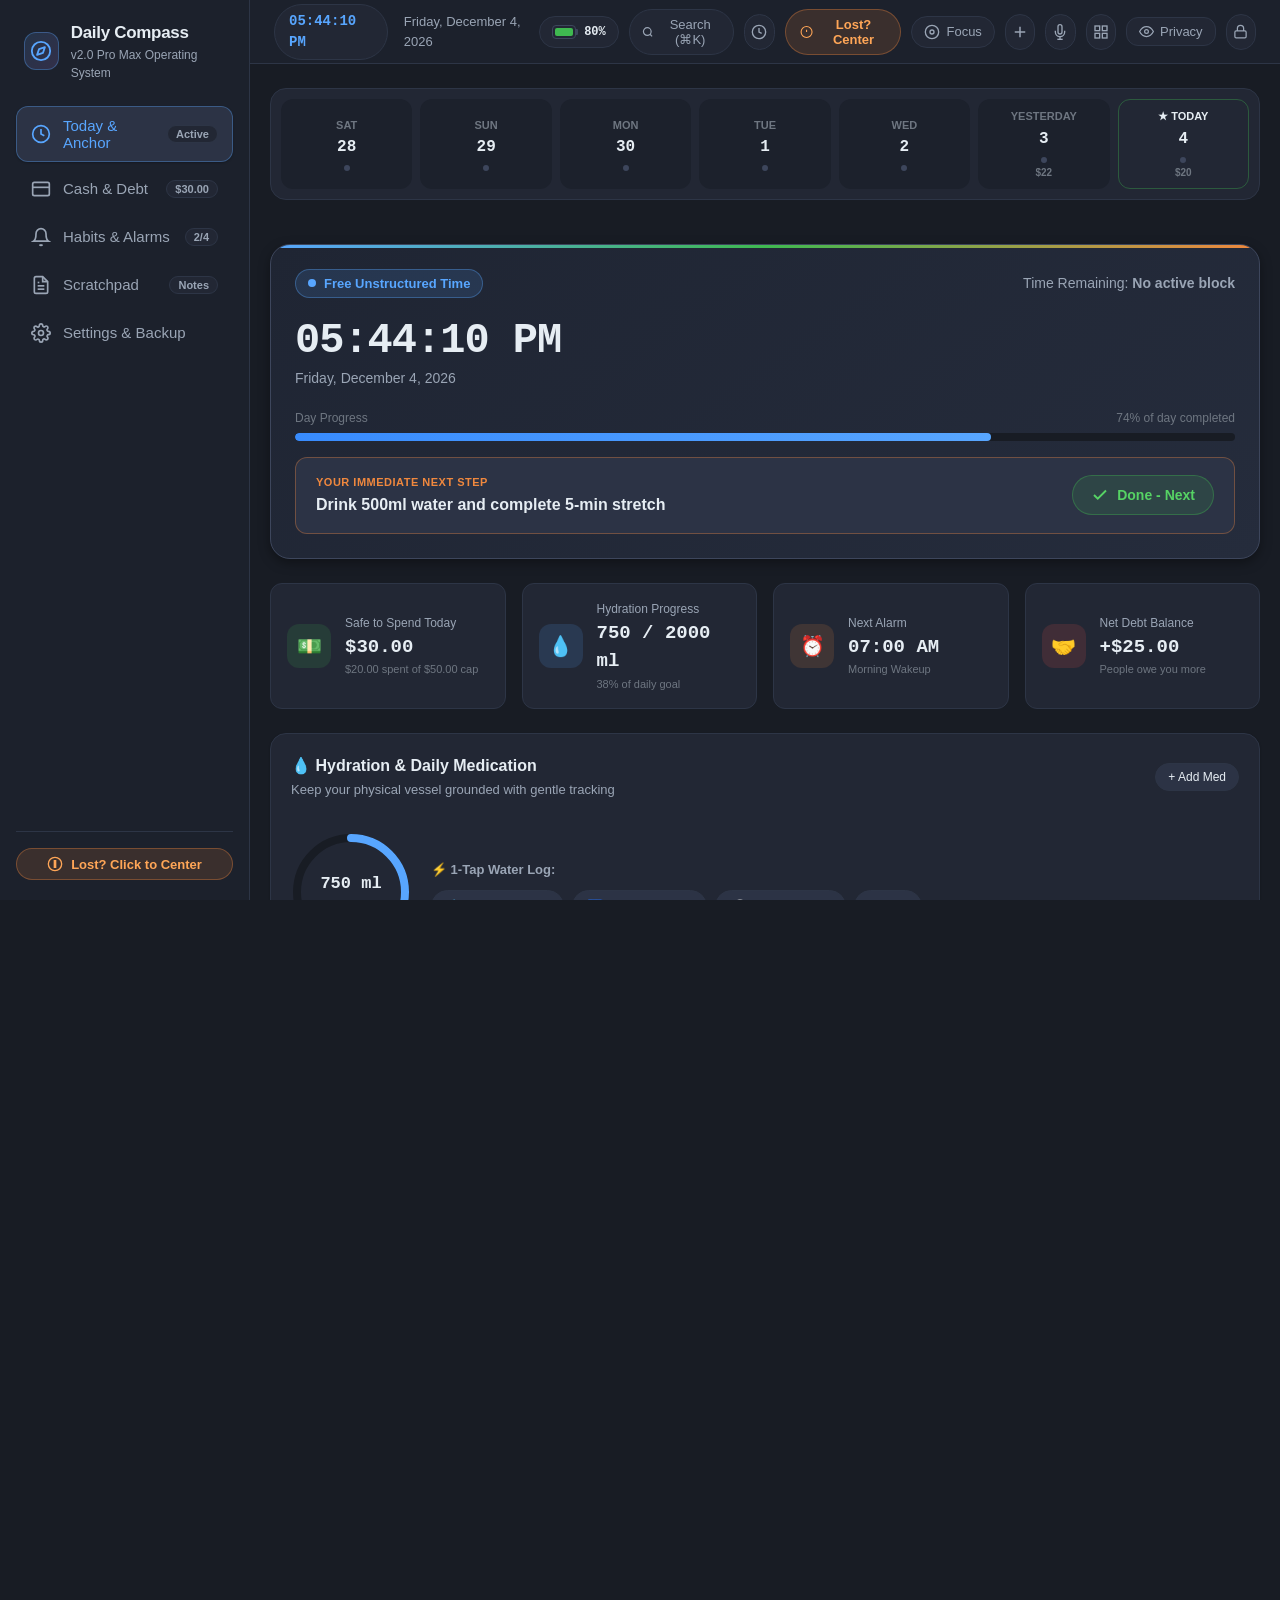
<file: index.html>
<!DOCTYPE html>
<html lang="en">
<head>
  <meta charset="UTF-8">
  <meta name="viewport" content="width=device-width, initial-scale=1.0, maximum-scale=1.0, user-scalable=no">
  <title>Daily Compass — All-in-One Life Tracker</title>
  <meta name="description" content="Calm, eye-friendly all-in-one daily tracker for alarms, cash flow, debt, routines, hydration, meds, and focus grounding.">
  <meta name="theme-color" content="#181c24">
  <meta name="apple-mobile-web-app-capable" content="yes">
  <meta name="apple-mobile-web-app-status-bar-style" content="black-translucent">
  <link rel="manifest" href="manifest.json">
  <link rel="icon" type="image/svg+xml" href="icons/icon.svg">
  <link rel="stylesheet" href="css/styles.css">
</head>
<body>
  <div class="app-container">
    <!-- Desktop Sidebar -->
    <aside class="app-sidebar" id="sidebar">
      <div class="brand-section">
        <div class="brand-icon-wrapper">
          <svg width="22" height="22" viewBox="0 0 24 24" fill="none" stroke="currentColor" stroke-width="2" stroke-linecap="round" stroke-linejoin="round">
            <circle cx="12" cy="12" r="10"></circle>
            <polygon points="16.24 7.76 14.12 14.12 7.76 16.24 9.88 9.88 16.24 7.76"></polygon>
          </svg>
        </div>
        <div>
          <div class="brand-title">Daily Compass</div>
          <div class="brand-subtitle">v2.0 Pro Max Operating System</div>
        </div>
      </div>

      <nav class="nav-menu">
        <button class="nav-item active" data-view="today">
          <svg viewBox="0 0 24 24" fill="none" stroke="currentColor" stroke-width="2"><circle cx="12" cy="12" r="10"/><polyline points="12 6 12 12 16 14"/></svg>
          <span>Today & Anchor</span>
          <span class="nav-badge" id="sidebar-step-badge">Active</span>
        </button>
        <button class="nav-item" data-view="finance">
          <svg viewBox="0 0 24 24" fill="none" stroke="currentColor" stroke-width="2"><rect x="2" y="4" width="20" height="16" rx="2"/><line x1="2" y1="10" x2="22" y2="10"/></svg>
          <span>Cash & Debt</span>
          <span class="nav-badge privacy-sensitive-value" id="sidebar-safe-badge">$34.50</span>
        </button>
        <button class="nav-item" data-view="routines">
          <svg viewBox="0 0 24 24" fill="none" stroke="currentColor" stroke-width="2"><path d="M18 8A6 6 0 0 0 6 8c0 7-3 9-3 9h18s-3-2-3-9"/><path d="M13.73 21a2 2 0 0 1-3.46 0"/></svg>
          <span>Habits & Alarms</span>
          <span class="nav-badge" id="sidebar-habit-badge">5/6</span>
        </button>
        <button class="nav-item" data-view="scratchpad">
          <svg viewBox="0 0 24 24" fill="none" stroke="currentColor" stroke-width="2"><path d="M14 2H6a2 2 0 0 0-2 2v16a2 2 0 0 0 2 2h12a2 2 0 0 0 2-2V8z"/><polyline points="14 2 14 8 20 8"/><line x1="16" y1="13" x2="8" y2="13"/><line x1="16" y1="17" x2="8" y2="17"/><polyline points="10 9 9 9 8 9"/></svg>
          <span>Scratchpad</span>
          <span class="nav-badge" id="sidebar-notes-badge">Notes</span>
        </button>
        <button class="nav-item" data-view="settings">
          <svg viewBox="0 0 24 24" fill="none" stroke="currentColor" stroke-width="2"><circle cx="12" cy="12" r="3"/><path d="M19.4 15a1.65 1.65 0 0 0 .33 1.82l.06.06a2 2 0 0 1 0 2.83 2 2 0 0 1-2.83 0l-.06-.06a1.65 1.65 0 0 0-1.82-.33 1.65 1.65 0 0 0-1 1.51V21a2 2 0 0 1-2 2 2 2 0 0 1-2-2v-.09A1.65 1.65 0 0 0 9 19.4a1.65 1.65 0 0 0-1.82.33l-.06.06a2 2 0 0 1-2.83 0 2 2 0 0 1 0-2.83l.06-.06a1.65 1.65 0 0 0 .33-1.82 1.65 1.65 0 0 0-1.51-1H3a2 2 0 0 1-2-2 2 2 0 0 1 2-2h.09A1.65 1.65 0 0 0 4.6 9a1.65 1.65 0 0 0-.33-1.82l-.06-.06a2 2 0 0 1 0-2.83 2 2 0 0 1 2.83 0l.06.06a1.65 1.65 0 0 0 1.82.33H9a1.65 1.65 0 0 0 1-1.51V3a2 2 0 0 1 2-2 2 2 0 0 1 2 2v.09a1.65 1.65 0 0 0 1 1.51 1.65 1.65 0 0 0 1.82-.33l.06-.06a2 2 0 0 1 2.83 0 2 2 0 0 1 0 2.83l-.06.06a1.65 1.65 0 0 0-.33 1.82V9a1.65 1.65 0 0 0 1.51 1H21a2 2 0 0 1 2 2 2 2 0 0 1-2 2h-.09a1.65 1.65 0 0 0-1.51 1z"/></svg>
          <span>Settings & Backup</span>
        </button>
      </nav>

      <div class="sidebar-footer">
        <button class="btn-grounding" id="btn-sidebar-grounding" style="width: 100%; justify-content: center;">
          <svg width="16" height="16" viewBox="0 0 24 24" fill="none" stroke="currentColor" stroke-width="2"><path d="M12 2a10 10 0 1 0 10 10A10 10 0 0 0 12 2zm1 15h-2v-2h2zm0-4h-2V7h2z"/></svg>
          <span>Lost? Click to Center</span>
        </button>
      </div>
    </aside>

    <!-- Main Content App -->
    <main class="app-main">
      <!-- Persistent Top Header -->
      <header class="top-header">
        <div class="header-left">
          <div class="header-time-pill" id="header-time-clock">--:--:--</div>
          <span class="header-date-text" id="header-date-text">Loading date...</span>
        </div>

        <div class="header-actions">
          <!-- Energy Battery Gauge (Spoon Theory) -->
          <div class="battery-pill battery-level-high" id="header-battery-pill" title="Energy Gauge: Click to cycle (100% -> 60% -> 20%) or Press 'E'">
            <div class="battery-icon-wrap">
              <div class="battery-bar-fill"></div>
            </div>
            <span class="battery-text" id="battery-text-level">80%</span>
            <span class="gentle-badge" id="battery-gentle-badge" style="display: none;">Gentle</span>
          </div>

          <!-- Omnibar Search Trigger -->
          <button class="btn-focus-toggle" id="btn-open-omnibar" title="Quick Omnibar Command Palette (Cmd+K / Ctrl+K)">
            <svg width="14" height="14" viewBox="0 0 24 24" fill="none" stroke="currentColor" stroke-width="2.5"><circle cx="11" cy="11" r="8"/><line x1="21" y1="21" x2="16.65" y2="16.65"/></svg>
            <span>Search (⌘K)</span>
          </button>

          <!-- Focus Sprint & Soundscape Trigger -->
          <button class="btn-icon-action" id="btn-open-sprint" title="Focus Timer & Ambient Soundscapes">
            <svg width="16" height="16" viewBox="0 0 24 24" fill="none" stroke="currentColor" stroke-width="2"><circle cx="12" cy="12" r="10"/><polyline points="12 6 12 12 16 14"/></svg>
          </button>

          <!-- Emergency Grounding Trigger -->
          <button class="btn-grounding" id="btn-header-grounding" title="Feeling lost or overwhelmed? Click for instant calm and re-centering">
            <svg width="16" height="16" viewBox="0 0 24 24" fill="none" stroke="currentColor" stroke-width="2"><circle cx="12" cy="12" r="10"/><path d="M12 8v4"/><path d="M12 16h.01"/></svg>
            <span>Lost? Center</span>
          </button>

          <!-- Focus Mode Toggle -->
          <button class="btn-focus-toggle" id="btn-focus-toggle" title="Toggle Focus Mode (Press 'F')">
            <svg width="16" height="16" viewBox="0 0 24 24" fill="none" stroke="currentColor" stroke-width="2"><circle cx="12" cy="12" r="10"/><circle cx="12" cy="12" r="3"/></svg>
            <span id="focus-toggle-label">Focus</span>
          </button>

          <!-- Quick Capture Note Button -->
          <button class="btn-icon-action" id="btn-quick-note" title="Quick Brain Dump Note (Alt+N)">
            <svg width="18" height="18" viewBox="0 0 24 24" fill="none" stroke="currentColor" stroke-width="2"><line x1="12" y1="5" x2="12" y2="19"/><line x1="5" y1="12" x2="19" y2="12"/></svg>
          </button>

          <!-- Voice Scratchpad Dictation Button -->
          <button class="btn-icon-action" id="btn-header-voice" title="Voice Scratchpad: Speak your thought with auto-tagging (Alt+V)">
            <svg width="16" height="16" viewBox="0 0 24 24" fill="none" stroke="currentColor" stroke-width="2"><path d="M12 1a3 3 0 0 0-3 3v8a3 3 0 0 0 6 0V4a3 3 0 0 0-3-3z"/><path d="M19 10v2a7 7 0 0 1-14 0v-2"/><line x1="12" y1="19" x2="12" y2="23"/><line x1="8" y1="23" x2="16" y2="23"/></svg>
          </button>

          <!-- Life-Setup Templates Modal Trigger -->
          <button class="btn-icon-action" id="btn-header-templates" title="Starter Cockpits & Life Templates (ADHD, Remote Work, Recovery)">
            <svg width="16" height="16" viewBox="0 0 24 24" fill="none" stroke="currentColor" stroke-width="2"><rect x="3" y="3" width="7" height="7"/><rect x="14" y="3" width="7" height="7"/><rect x="14" y="14" width="7" height="7"/><rect x="3" y="14" width="7" height="7"/></svg>
          </button>

          <!-- Peek Privacy (Balance Masking) Toggle -->
          <button class="btn-privacy-toggle" id="btn-peek-privacy" title="Peek Privacy: Blur balances & private notes (Alt+P or Alt+M)">
            <svg width="15" height="15" viewBox="0 0 24 24" fill="none" stroke="currentColor" stroke-width="2"><path d="M1 12s4-8 11-8 11 8 11 8-4 8-11 8-11-8-11-8z"/><circle cx="12" cy="12" r="3"/><line id="privacy-slash-line" x1="2" y1="2" x2="22" y2="22" stroke="currentColor" stroke-width="2" style="display: none;"/></svg>
            <span id="privacy-toggle-label">Privacy</span>
          </button>

          <!-- Vault Lock Screen Trigger -->
          <button class="btn-icon-action" id="btn-vault-lock" title="Vault Lock: Secure financial & personal data with PIN">
            <svg width="15" height="15" viewBox="0 0 24 24" fill="none" stroke="currentColor" stroke-width="2"><rect x="3" y="11" width="18" height="11" rx="2" ry="2"/><path d="M7 11V7a5 5 0 0 1 10 0v4"/></svg>
          </button>
        </div>
      </header>

      <div class="content-wrapper">
        <!-- Gentle Mode Banner -->
        <div class="gentle-mode-banner" id="gentle-mode-banner">
          <span>🌿 <strong>Gentle Mode Active:</strong> Energy is low. High-pressure demands are softened. Hydrate and rest.</span>
          <button class="btn-secondary" id="btn-exit-gentle" style="padding: 4px 10px; font-size: 11px;">Dismiss</button>
        </div>

        <!-- Exit Focus Mode Banner (Shown only in Focus Mode) -->
        <div class="focus-exit-banner" id="focus-exit-banner">
          <span>🎯 <strong>Focus Mode Active:</strong> Peripheral clutter hidden. Doing one thing at a time.</span>
          <button class="btn-secondary" id="btn-exit-focus" style="padding: 6px 14px; font-size: 12px;">Exit Focus (Esc)</button>
        </div>

        <!-- =================================================================
             VIEW 1: TODAY & THE CURRENT FOCUS ANCHOR ("Where Am I Now?")
             ================================================================= -->
        <section class="view-section active" id="view-today">
          <!-- Retrospective Day Inspection Banner -->
          <div class="retro-inspection-banner" id="retro-inspection-banner">
            <span>📅 <strong>Historical View:</strong> Inspecting <span id="retro-inspected-date-label">Yesterday</span>. Habit logs and telemetry are historical.</span>
            <button class="btn-secondary" id="btn-return-today" style="padding: 4px 12px; font-size: 11px;">Return to Today ↺</button>
          </div>

          <!-- 7-Day Rolling Chrono-Strip Runway -->
          <div class="chrono-strip-wrapper" id="chrono-strip-wrapper">
            <div class="chrono-strip-container" id="chrono-strip-days">
              <!-- Dynamically populated 7 rolling day chips -->
            </div>
          </div>

          <!-- The Master Anchor Hero Card -->
          <div class="anchor-hero-card">
            <div class="anchor-top-bar">
              <div class="anchor-status-chip">
                <span class="pulse-dot"></span>
                <span id="anchor-routine-chip">Routine: Morning Anchor</span>
              </div>
              <div class="anchor-routine-banner">
                Time Remaining: <strong id="anchor-time-remaining">42 mins</strong>
              </div>
            </div>

            <div class="anchor-time-block">
              <div class="hero-clock" id="hero-master-clock">08:15 AM</div>
              <div class="hero-date" id="hero-master-date">Thursday, November 5, 2026</div>
            </div>

            <!-- Day Progress Track -->
            <div class="day-progress-container">
              <div class="day-progress-header">
                <span>Day Progress</span>
                <span id="day-progress-percent">34% of day completed</span>
              </div>
              <div class="progress-track">
                <div class="progress-fill fill-sky" id="day-progress-bar" style="width: 34%;"></div>
              </div>
            </div>

            <!-- Single Immediate Action Step (Anti-Overwhelm Superpower) -->
            <div class="immediate-action-box">
              <div class="immediate-action-content">
                <div class="immediate-action-label">Your Immediate Next Step</div>
                <div class="immediate-action-text" id="anchor-immediate-task">Drink 500ml water and complete 5-min stretch</div>
              </div>
              <button class="btn-complete-step" id="btn-complete-immediate-step">
                <svg width="18" height="18" viewBox="0 0 24 24" fill="none" stroke="currentColor" stroke-width="2.5"><polyline points="20 6 9 17 4 12"/></svg>
                <span>Done - Next</span>
              </button>
            </div>
          </div>

          <!-- Quick Metrics Row -->
          <div class="quick-metrics-grid">
            <div class="metric-card">
              <div class="metric-icon-box" style="background: var(--accent-sage-bg); color: var(--accent-sage);">💵</div>
              <div class="metric-info">
                <div class="metric-label">Safe to Spend Today</div>
                <div class="metric-value privacy-sensitive-value" id="metric-safe-spend">$34.50</div>
                <div class="metric-sub privacy-sensitive-value" id="metric-spent-today">$15.50 spent of $50 cap</div>
              </div>
            </div>

            <div class="metric-card">
              <div class="metric-icon-box" style="background: var(--accent-sky-bg); color: var(--accent-sky);">💧</div>
              <div class="metric-info">
                <div class="metric-label">Hydration Progress</div>
                <div class="metric-value" id="metric-water-ratio">750 / 2000 ml</div>
                <div class="metric-sub" id="metric-water-sub">38% of daily goal</div>
              </div>
            </div>

            <div class="metric-card">
              <div class="metric-icon-box" style="background: var(--accent-amber-bg); color: var(--accent-amber);">⏰</div>
              <div class="metric-info">
                <div class="metric-label">Next Alarm</div>
                <div class="metric-value" id="metric-next-alarm">09:00 AM</div>
                <div class="metric-sub" id="metric-next-alarm-label">Deep Work Block</div>
              </div>
            </div>

            <div class="metric-card">
              <div class="metric-icon-box" style="background: var(--accent-rose-bg); color: var(--accent-rose);">🤝</div>
              <div class="metric-info">
                <div class="metric-label">Net Debt Balance</div>
                <div class="metric-value privacy-sensitive-value" id="metric-net-debt">+$25.00</div>
                <div class="metric-sub">People owe you more</div>
              </div>
            </div>
          </div>

          <!-- Hydration Ring & Medication Checklist Card -->
          <div class="card">
            <div class="card-header">
              <div>
                <div class="card-title">💧 Hydration & Daily Medication</div>
                <div class="card-subtitle">Keep your physical vessel grounded with gentle tracking</div>
              </div>
              <button class="btn-secondary" id="btn-open-add-med" style="padding: 6px 12px; font-size: 12px;">+ Add Med</button>
            </div>

            <div class="hydration-section">
              <!-- Circular SVG Water Meter -->
              <div class="hydration-circle-box">
                <svg class="hydration-circle-svg" viewBox="0 0 120 120">
                  <circle class="hydration-circle-bg" cx="60" cy="60" r="54" />
                  <circle class="hydration-circle-bar" id="water-progress-circle" cx="60" cy="60" r="54" />
                </svg>
                <div class="hydration-center-text">
                  <div class="hydration-val" id="water-display-ml">750 ml</div>
                  <div class="hydration-sub" id="water-display-target">/ 2000 ml</div>
                </div>
              </div>

              <!-- Quick Water Tap Controls -->
              <div class="hydration-controls">
                <div style="font-size: 13px; font-weight: 600; color: var(--text-secondary);">⚡ 1-Tap Water Log:</div>
                <div class="hydration-pills-row">
                  <button class="btn-water-pill" id="btn-water-250">💧 +250ml Glass</button>
                  <button class="btn-water-pill" id="btn-water-500">🚰 +500ml Bottle</button>
                  <button class="btn-water-pill" id="btn-water-750">🍶 +750ml Flask</button>
                  <button class="btn-secondary" id="btn-water-undo" style="padding: 6px 12px; font-size: 12px;">↶ Undo</button>
                </div>
              </div>
            </div>

            <!-- Medication Checklist -->
            <div style="margin-top: 16px; border-top: 1px solid var(--border-subtle); padding-top: 16px;">
              <div style="font-size: 13px; font-weight: 600; color: var(--text-secondary); margin-bottom: 10px;">💊 Today's Medication & Supplements:</div>
              <div class="med-list" id="medications-list-container">
                <!-- Dynamically populated -->
              </div>
            </div>
          </div>

          <!-- Routine Blocks Stream with Schedule Quick-Shift Bar -->
          <div class="card">
            <div class="card-header">
              <div>
                <div class="card-title">
                  <svg width="18" height="18" viewBox="0 0 24 24" fill="none" stroke="currentColor" stroke-width="2"><circle cx="12" cy="12" r="10"/><polyline points="12 6 12 12 14 10"/></svg>
                  <span>Today's Routine Stream</span>
                </div>
                <div class="card-subtitle">Natural daily blocks with one-tap schedule elastic quick-shifting</div>
              </div>
              <button class="btn-primary" id="btn-open-add-routine" style="padding: 6px 14px; font-size: 13px;">+ Add Block</button>
            </div>

            <!-- Schedule Quick-Shift Bar (Anti-Derailment Superpower) -->
            <div class="schedule-shift-bar">
              <div style="font-size: 13px; color: var(--text-secondary); font-weight: 500;">
                ⏳ Running late or delayed? Shift remaining routine blocks:
              </div>
              <div class="shift-pills-group">
                <button class="btn-shift-pill" id="btn-shift-15">+15 mins</button>
                <button class="btn-shift-pill" id="btn-shift-30">+30 mins</button>
                <button class="btn-shift-pill" id="btn-shift-60">+1 hour</button>
                <button class="btn-shift-pill" id="btn-snap-now" style="color: var(--accent-amber);">⚡ Snap to Now</button>
              </div>
            </div>

            <div class="timeline-stream" id="today-routine-stream">
              <!-- Dynamically populated from routines store -->
            </div>
          </div>
        </section>

        <!-- =================================================================
             VIEW 2: CASH FLOW, RECURRING BILLS & DEBT TRACKER
             ================================================================= -->
        <section class="view-section" id="view-finance">
          <!-- Daily Budget Hero Card -->
          <div class="budget-hero">
            <div class="card-header">
              <div>
                <div class="card-title">Daily Cash Compass</div>
                <div class="card-subtitle">Gentle daily spending discipline without complex spreadsheets</div>
              </div>
              <button class="btn-primary" id="btn-open-add-tx" style="padding: 8px 16px; font-size: 13px;">+ Log Expense / Income</button>
            </div>

            <div class="budget-stats-row">
              <div class="budget-stat-item">
                <span class="budget-stat-label">Daily Budget Limit</span>
                <span class="budget-stat-num" id="stat-daily-limit">$50.00</span>
              </div>
              <div class="budget-stat-item">
                <span class="budget-stat-label">Spent Today</span>
                <span class="budget-stat-num" style="color: var(--accent-rose-soft);" id="stat-today-spent">$15.50</span>
              </div>
              <div class="budget-stat-item">
                <span class="budget-stat-label">Safe-to-Spend Left</span>
                <span class="budget-stat-num" style="color: var(--accent-sage-soft);" id="stat-safe-left">$34.50</span>
              </div>
            </div>

            <!-- Spending Progress Bar -->
            <div class="progress-track">
              <div class="progress-fill fill-sage" id="budget-progress-fill" style="width: 31%;"></div>
            </div>

            <!-- Quick Tap Expense Pills -->
            <div class="quick-tap-section">
              <div class="quick-tap-title">⚡ 1-Tap Quick Expense Log:</div>
              <div class="quick-tap-pills" id="quick-expense-pills">
                <button class="pill-expense" data-amt="2.50" data-cat="Coffee" data-icon="☕">☕ $2.50 Coffee</button>
                <button class="pill-expense" data-amt="5.00" data-cat="Transit" data-icon="🚌">🚌 $5.00 Transit</button>
                <button class="pill-expense" data-amt="12.00" data-cat="Food" data-icon="🍔">🍔 $12.00 Meal</button>
                <button class="pill-expense" data-amt="20.00" data-cat="Groceries" data-icon="🛒">🛒 $20.00 Groceries</button>
                <button class="pill-expense" data-amt="7.50" data-cat="Snack" data-icon="🥪">🥪 $7.50 Snack</button>
              </div>
            </div>
          </div>

          <!-- Recurring Subscriptions & Monthly Buffer Projection -->
          <div class="card">
            <div class="card-header">
              <div>
                <div class="card-title">📅 Recurring Subscriptions & Month Buffer</div>
                <div class="card-subtitle">Keep bills under control and forecast your cash buffer at month-end</div>
              </div>
              <button class="btn-primary" id="btn-open-add-sub" style="padding: 6px 14px; font-size: 12px;">+ Add Subscription</button>
            </div>

            <!-- Buffer Gauge Card -->
            <div class="buffer-gauge-card" id="buffer-gauge-card">
              <div style="display: flex; justify-content: space-between; align-items: baseline;">
                <span style="font-size: 13px; font-weight: 600; color: var(--text-secondary);">End-of-Month Projected Cash Buffer:</span>
                <span style="font-family: var(--font-mono); font-size: 20px; font-weight: 700;" id="buffer-forecast-val">+$185.00</span>
              </div>
              <div style="font-size: 12px; color: var(--text-muted);" id="buffer-forecast-desc">
                Comfort zone: At current spending, you will finish the month with a healthy surplus.
              </div>
            </div>

            <div style="margin-top: 16px;">
              <div style="font-size: 13px; font-weight: 600; color: var(--text-secondary); margin-bottom: 10px;">Active Subscriptions:</div>
              <div class="sub-grid" id="subscriptions-list-grid">
                <!-- Dynamically populated -->
              </div>
            </div>
          </div>

          <!-- Expense Category Breakdown (Pure SVG Donut & Bars) -->
          <div class="card">
            <div class="card-header">
              <div class="card-title">📊 Spending Category Breakdown</div>
              <div class="card-subtitle">Zero external charting libraries. 100% accessible pure SVG.</div>
            </div>
            <div class="chart-container-flex">
              <div class="chart-svg-box">
                <svg id="svg-category-donut" viewBox="0 0 160 160" width="100%" height="100%">
                  <!-- Rendered dynamically -->
                </svg>
              </div>
              <div class="chart-legend-list" id="category-legend-list">
                <!-- Rendered dynamically -->
              </div>
            </div>
          </div>

          <!-- Cash Transactions Ledger -->
          <div class="card">
            <div class="card-header">
              <div class="card-title">Recent Cash Transactions</div>
              <div style="display: flex; gap: 8px;">
                <button class="btn-secondary active" id="filter-tx-all" style="padding: 4px 12px; font-size: 12px;">All</button>
                <button class="btn-secondary" id="filter-tx-expense" style="padding: 4px 12px; font-size: 12px;">Expenses</button>
                <button class="btn-secondary" id="filter-tx-income" style="padding: 4px 12px; font-size: 12px;">Income</button>
              </div>
            </div>
            <div class="tx-list" id="transactions-list">
              <!-- Rendered dynamically -->
            </div>
          </div>

          <!-- Debt & Credit Section ("Who Owes Who?") -->
          <div class="card">
            <div class="card-header">
              <div>
                <div class="card-title">Debt & Credit Ledger ("Who Owes Who?")</div>
                <div class="card-subtitle">Keep peace of mind with friends, family, and bills</div>
              </div>
              <button class="btn-primary" id="btn-open-add-debt" style="padding: 8px 16px; font-size: 13px;">+ Add Record</button>
            </div>

            <!-- Debt Tabs -->
            <div class="debt-tabs">
              <button class="debt-tab active" data-debt-type="they_owe_me" id="tab-debt-lent">They Owe Me (Lent)</button>
              <button class="debt-tab" data-debt-type="i_owe_them" id="tab-debt-borrowed">I Owe Them (Borrowed)</button>
            </div>

            <!-- Debt Summary -->
            <div class="debt-summary-card">
              <div>
                <div class="metric-label">Total Lent to Others</div>
                <div class="metric-value" style="color: var(--accent-sage-soft);" id="summary-total-lent">$65.00</div>
              </div>
              <div>
                <div class="metric-label">Total You Owe</div>
                <div class="metric-value" style="color: var(--accent-rose-soft);" id="summary-total-borrowed">$40.00</div>
              </div>
              <div>
                <div class="metric-label">Net Balance</div>
                <div class="metric-value" style="color: var(--accent-sky);" id="summary-net-debt">+$25.00</div>
              </div>
            </div>

            <!-- Debt Grid -->
            <div class="debt-grid" id="debt-cards-grid">
              <!-- Rendered dynamically -->
            </div>
          </div>
        </section>

        <!-- =================================================================
             VIEW 3: HABITS, ALARMS & WEEKLY CONSISTENCY
             ================================================================= -->
        <section class="view-section" id="view-routines">
          <!-- Weekly Consistency Heatmap (Pure SVG / HTML) -->
          <div class="card">
            <div class="card-header">
              <div>
                <div class="card-title">🔥 7-Day Consistency Heatmap</div>
                <div class="card-subtitle">Non-punitive weekly visual momentum with Streak-Shield protection</div>
              </div>
            </div>
            <div class="heatmap-container" id="weekly-heatmap-container">
              <!-- Rendered dynamically -->
            </div>
          </div>

          <!-- Daily Habits Section -->
          <div class="card">
            <div class="card-header">
              <div>
                <div class="card-title">Daily Habits & Micro-Checklist</div>
                <div class="card-subtitle">Gentle streaks with streak-shields. No shame for missed days.</div>
              </div>
              <button class="btn-primary" id="btn-open-add-habit" style="padding: 8px 16px; font-size: 13px;">+ New Habit</button>
            </div>
            <div class="habit-grid" id="habits-list-grid">
              <!-- Rendered dynamically -->
            </div>
          </div>

          <!-- Alarms Section -->
          <div class="card">
            <div class="card-header">
              <div>
                <div class="card-title">Alarms & Gentle Chimes</div>
                <div class="card-subtitle">Synthesized Web Audio (432Hz Zen Bowl, Triad, Bell). Zero external audio files.</div>
              </div>
              <button class="btn-primary" id="btn-open-add-alarm" style="padding: 8px 16px; font-size: 13px;">+ New Alarm</button>
            </div>
            <div class="alarm-list" id="alarms-list-container">
              <!-- Rendered dynamically -->
            </div>
          </div>
        </section>

        <!-- =================================================================
             VIEW 4: SCRATCHPAD / BRAIN DUMP
             ================================================================= -->
        <section class="view-section" id="view-scratchpad">
          <div class="scratchpad-quick-box">
            <textarea class="scratchpad-textarea" id="scratchpad-input" placeholder="Got a random thought, task, or thing to buy? Type it here so you don't lose it..."></textarea>
            <div class="scratchpad-footer">
              <div class="form-group" style="flex-direction: row; align-items: center; gap: 8px;">
                <span class="form-label">Tag:</span>
                <select class="form-select" id="scratchpad-tag-select" style="padding: 6px 12px; font-size: 13px;">
                  <option value="To-Do">To-Do</option>
                  <option value="Idea">Idea</option>
                  <option value="To-Buy">To-Buy</option>
                  <option value="Thought">Thought</option>
                  <option value="Later">Later</option>
                </select>
              </div>
              <div style="display: flex; gap: 8px;">
                <button type="button" class="btn-voice-dictation" id="btn-scratch-voice" title="Speak thought (Alt+V)">
                  <span>🎙️</span>
                  <span id="voice-btn-label">Speak</span>
                </button>
                <button class="btn-primary" id="btn-save-scratchpad" style="padding: 8px 18px; font-size: 13px;">Save Thought</button>
              </div>
            </div>
            <!-- Live Voice Transcript Banner -->
            <div class="voice-transcript-banner" id="voice-transcript-banner">
              <span id="voice-transcript-text">Listening... speak your thought...</span>
              <button class="btn-secondary" id="btn-voice-cancel" style="padding: 2px 8px; font-size: 11px;">Stop</button>
            </div>
          </div>

          <!-- Scratchpad Export & Actions Bar -->
          <div style="display: flex; justify-content: space-between; align-items: center; margin-bottom: 12px; flex-wrap: wrap; gap: 8px;">
            <div style="font-size: 13px; color: var(--text-secondary); font-weight: 500;">
              Export daily summaries or download structured logs:
            </div>
            <div style="display: flex; gap: 8px;">
              <button class="btn-secondary" id="btn-open-journal-export" style="padding: 6px 14px; font-size: 13px;">📥 Export Journal (.md)</button>
              <button class="btn-secondary" id="btn-export-csv-direct" style="padding: 6px 14px; font-size: 13px;">📊 Export Ledger (.csv)</button>
            </div>
          </div>

          <!-- Tag Filters -->
          <div class="scratch-tags-filter" id="scratch-tag-filters">
            <button class="tag-filter-pill active" data-tag="All">All Notes</button>
            <button class="tag-filter-pill" data-tag="To-Do">To-Do</button>
            <button class="tag-filter-pill" data-tag="Idea">Idea</button>
            <button class="tag-filter-pill" data-tag="To-Buy">To-Buy</button>
            <button class="tag-filter-pill" data-tag="Thought">Thought</button>
            <button class="tag-filter-pill" data-tag="Later">Later</button>
          </div>

          <!-- Notes Grid -->
          <div class="scratchpad-grid" id="scratchpad-notes-grid">
            <!-- Rendered dynamically -->
          </div>
        </section>

        <!-- =================================================================
             VIEW 5: SETTINGS, RECOVERY & BACKUP
             ================================================================= -->
        <section class="view-section" id="view-settings">
          <div class="card">
            <div class="card-header">
              <div class="card-title">Preferences & Ergonomics</div>
            </div>

            <div style="display: grid; grid-template-columns: repeat(auto-fit, minmax(240px, 1fr)); gap: 16px;">
              <div class="form-group">
                <label class="form-label">Currency Symbol</label>
                <select class="form-select" id="pref-currency">
                  <option value="$">USD ($)</option>
                  <option value="₱">PHP (₱)</option>
                  <option value="€">EUR (€)</option>
                  <option value="£">GBP (£)</option>
                  <option value="¥">JPY (¥)</option>
                  <option value="C$">CAD (C$)</option>
                  <option value="A$">AUD (A$)</option>
                </select>
              </div>

              <div class="form-group">
                <label class="form-label">Time Clock Format</label>
                <select class="form-select" id="pref-time-format">
                  <option value="12h">12-Hour (AM / PM)</option>
                  <option value="24h">24-Hour (Military / European)</option>
                </select>
              </div>

              <div class="form-group">
                <label class="form-label">Daily Budget Cap</label>
                <input type="number" step="1" min="1" class="form-input" id="pref-budget-cap" value="50">
              </div>

              <div class="form-group">
                <label class="form-label">Daily Water Goal (ml)</label>
                <input type="number" step="100" min="500" max="6000" class="form-input" id="pref-water-goal" value="2000">
              </div>

              <div class="form-group">
                <label class="form-label">Default Alarm Chime</label>
                <select class="form-select" id="pref-sound-preset">
                  <option value="zen-bowl">Zen Singing Bowl (432 Hz)</option>
                  <option value="gentle-triad">Gentle Major Triad (C5-E5-G5)</option>
                  <option value="attentive-bell">Attentive Bell (880 Hz)</option>
                  <option value="micro-tick">Micro Woodblock Tick</option>
                </select>
              </div>
            </div>
          </div>

          <!-- Sound Synthesizer Preview Board -->
          <div class="card">
            <div class="card-header">
              <div class="card-title">Synthesizer Soundboard Preview</div>
              <div class="card-subtitle">Click to test browser-synthesized chimes & soundscapes</div>
            </div>
            <div style="display: flex; flex-wrap: wrap; gap: 10px;">
              <button class="btn-secondary" id="preview-zen-bowl">🧘 Zen Bowl</button>
              <button class="btn-secondary" id="preview-triad">🎵 Major Triad</button>
              <button class="btn-secondary" id="preview-bell">🔔 Attentive Bell</button>
              <button class="btn-secondary" id="preview-tick">🪵 Micro Tick</button>
              <button class="btn-secondary" id="preview-water">💧 Water Drop</button>
              <button class="btn-secondary" id="preview-rain">🌧️ Pink Rain Stream</button>
              <button class="btn-secondary" id="preview-alpha">🧠 10Hz Alpha Waves</button>
              <button class="btn-secondary" id="preview-drone">☸️ Tibetan Drone</button>
            </div>
          </div>

          <!-- Rolling Automated Snapshots & Time-Machine Recovery -->
          <div class="card">
            <div class="card-header">
              <div>
                <div class="card-title">🛡️ Rolling Automated Snapshots (Time-Machine)</div>
                <div class="card-subtitle">Local automated safety net: 1-click restore if you ever make an accidental change</div>
              </div>
              <button class="btn-primary" id="btn-create-snapshot" style="padding: 6px 14px; font-size: 12px;">+ Save Checkpoint</button>
            </div>
            <div class="snapshot-list" id="snapshots-list-container">
              <!-- Dynamically populated -->
            </div>
          </div>

          <!-- Life-Setup Starter Cockpits (Archetype Templates) -->
          <div class="card">
            <div class="card-header">
              <div>
                <div class="card-title">🧩 Life-Setup Starter Cockpits (Templates)</div>
                <div class="card-subtitle">Zero blank-canvas friction: Turnkey archetypes with guaranteed 1-click snapshot rollback</div>
              </div>
              <button class="btn-primary" id="btn-open-templates-modal" style="padding: 6px 14px; font-size: 12px;">Browse Cockpits</button>
            </div>
            <div style="font-size: 13px; color: var(--text-secondary);">
              Choose between <strong>ADHD Focus Navigator</strong>, <strong>Remote Freelancer</strong>, or <strong>Gentle Recovery</strong> to instantly install calibrated daily routines, habits, and budgets.
            </div>
          </div>

          <!-- Data Portability & Backup -->
          <div class="card">
            <div class="card-header">
              <div class="card-title">Data Backup, Portability & Reset</div>
              <div class="card-subtitle">100% private. Your data stays in your browser.</div>
            </div>

            <div style="display: flex; flex-wrap: wrap; gap: 12px;">
              <button class="btn-primary" id="btn-export-backup">
                <svg width="16" height="16" viewBox="0 0 24 24" fill="none" stroke="currentColor" stroke-width="2" style="display: inline-block; vertical-align: middle; margin-right: 6px;"><path d="M21 15v4a2 2 0 0 1-2 2H5a2 2 0 0 1-2-2v-4"/><polyline points="7 10 12 15 17 10"/><line x1="12" y1="15" x2="12" y2="3"/></svg>
                <span>Export Backup (JSON)</span>
              </button>

              <label class="btn-secondary" style="cursor: pointer; display: inline-flex; align-items: center;">
                <svg width="16" height="16" viewBox="0 0 24 24" fill="none" stroke="currentColor" stroke-width="2" style="margin-right: 6px;"><path d="M21 15v4a2 2 0 0 1-2 2H5a2 2 0 0 1-2-2v-4"/><polyline points="17 8 12 3 7 8"/><line x1="12" y1="3" x2="12" y2="15"/></svg>
                <span>Import Backup</span>
                <input type="file" id="file-import-backup" accept=".json" style="display: none;">
              </label>

              <button class="btn-secondary" id="btn-load-sample-data">Load Sample Data</button>
              <button class="btn-danger" id="btn-reset-data">Reset All Data</button>
            </div>
          </div>

          <!-- GitHub Pages & PWA Info -->
          <div class="card" style="border-color: var(--accent-sky-border); background: var(--accent-sky-bg);">
            <div class="card-title" style="color: var(--accent-sky);">🚀 GitHub Pages & Mobile PWA Ready</div>
            <div style="font-size: 13px; color: var(--text-secondary); margin-top: 6px;">
              This app is completely serverless and requires zero build tools. Push this repository to GitHub and enable Pages under <strong>Settings &gt; Pages</strong> to deploy at <code>https://yourusername.github.io/daily-tracker/</code>. On iOS Safari or Android Chrome, tap <strong>"Add to Home Screen"</strong> for native offline app support!
            </div>
          </div>
        </section>
      </div>
    </main>

    <!-- Mobile Bottom Floating Navigation Dock -->
    <nav class="mobile-nav-dock" id="mobile-dock">
      <button class="mobile-dock-btn active" data-view="today">
        <svg viewBox="0 0 24 24" fill="none" stroke="currentColor" stroke-width="2"><circle cx="12" cy="12" r="10"/><polyline points="12 6 12 12 16 14"/></svg>
        <span>Today</span>
      </button>
      <button class="mobile-dock-btn" data-view="finance">
        <svg viewBox="0 0 24 24" fill="none" stroke="currentColor" stroke-width="2"><rect x="2" y="4" width="20" height="16" rx="2"/><line x1="2" y1="10" x2="22" y2="10"/></svg>
        <span>Cash</span>
      </button>
      <button class="mobile-dock-btn" data-view="routines">
        <svg viewBox="0 0 24 24" fill="none" stroke="currentColor" stroke-width="2"><path d="M18 8A6 6 0 0 0 6 8c0 7-3 9-3 9h18s-3-2-3-9"/><path d="M13.73 21a2 2 0 0 1-3.46 0"/></svg>
        <span>Habits</span>
      </button>
      <button class="mobile-dock-btn" data-view="scratchpad">
        <svg viewBox="0 0 24 24" fill="none" stroke="currentColor" stroke-width="2"><path d="M14 2H6a2 2 0 0 0-2 2v16a2 2 0 0 0 2 2h12a2 2 0 0 0 2-2V8z"/><polyline points="14 2 14 8 20 8"/></svg>
        <span>Notes</span>
      </button>
      <button class="mobile-dock-btn" data-view="settings">
        <svg viewBox="0 0 24 24" fill="none" stroke="currentColor" stroke-width="2"><circle cx="12" cy="12" r="3"/><path d="M19.4 15a1.65 1.65 0 0 0 .33 1.82l.06.06a2 2 0 0 1 0 2.83 2 2 0 0 1-2.83 0l-.06-.06a1.65 1.65 0 0 0-1.82-.33 1.65 1.65 0 0 0-1 1.51V21a2 2 0 0 1-2 2 2 2 0 0 1-2-2v-.09A1.65 1.65 0 0 0 9 19.4a1.65 1.65 0 0 0-1.82.33l-.06.06a2 2 0 0 1-2.83 0 2 2 0 0 1 0-2.83l.06-.06a1.65 1.65 0 0 0 .33-1.82 1.65 1.65 0 0 0-1.51-1H3a2 2 0 0 1-2-2 2 2 0 0 1 2-2h.09A1.65 1.65 0 0 0 4.6 9a1.65 1.65 0 0 0-.33-1.82l-.06-.06a2 2 0 0 1 0-2.83 2 2 0 0 1 2.83 0l.06.06a1.65 1.65 0 0 0 1.82.33H9a1.65 1.65 0 0 0 1-1.51V3a2 2 0 0 1 2-2 2 2 0 0 1 2 2v.09a1.65 1.65 0 0 0 1 1.51 1.65 1.65 0 0 0 1.82-.33l.06-.06a2 2 0 0 1 2.83 0 2 2 0 0 1 0 2.83l-.06.06a1.65 1.65 0 0 0-.33 1.82V9a1.65 1.65 0 0 0 1.51 1H21a2 2 0 0 1 2 2 2 2 0 0 1-2 2h-.09a1.65 1.65 0 0 0-1.51 1z"/></svg>
        <span>Settings</span>
      </button>
    </nav>
  </div>

  <!-- Floating Schedule Shift Undo Toast -->
  <div class="shift-toast-undo" id="shift-toast-undo">
    <span>⏳ <strong id="shift-toast-text">Schedule shifted +15m.</strong></span>
    <button class="btn-secondary" id="btn-undo-shift" style="padding: 4px 10px; font-size: 12px;">↶ Undo (60s)</button>
  </div>

  <!-- =========================================================================
       MODALS & DIALOGS
       ========================================================================= -->

  <!-- 1. Grounding Engine / "Lost? Click to Center" Modal -->
  <div class="modal-backdrop" id="modal-grounding">
    <div class="modal-container">
      <div class="card-header" style="margin-bottom: 0;">
        <div class="card-title" style="color: var(--accent-amber);">🧘 Grounding & Re-Centering</div>
        <button class="btn-icon-action" id="btn-close-grounding">&times;</button>
      </div>

      <!-- 4-7-8 Breathing Circle -->
      <div class="breathing-box">
        <div class="breathing-circle-outer">
          <div class="breathing-circle-inner" id="breathing-instruction">Breathe In</div>
        </div>
      </div>

      <div class="grounding-reassurance" id="grounding-reassurance-text">
        Take a gentle breath. You are safe, and everything is under control.<br>
        <strong id="grounding-date-indicator">Thursday, Nov 5</strong> &bull; You have accomplished tasks today.
      </div>

      <div class="grounding-actions-list">
        <button class="btn-grounding-choice" id="btn-ground-breather">
          <div>
            <div>⏳ Give Me a 15-Minute Breather</div>
            <div style="font-size: 12px; color: var(--text-secondary); font-weight: normal;">Temporarily pause alarms and extend current block</div>
          </div>
          <span>&rarr;</span>
        </button>

        <button class="btn-grounding-choice" id="btn-ground-catchup">
          <div>
            <div>⚡ Catch Up Schedule to Now</div>
            <div style="font-size: 12px; color: var(--text-secondary); font-weight: normal;">Forget what fell behind and jump straight to the current hour</div>
          </div>
          <span>&rarr;</span>
        </button>

        <button class="btn-grounding-choice" id="btn-ground-rest">
          <div>
            <div>🌿 Enable Rest / Low-Energy Mode</div>
            <div style="font-size: 12px; color: var(--text-secondary); font-weight: normal;">Hide demanding routines and show only basic self-care</div>
          </div>
          <span>&rarr;</span>
        </button>
      </div>
    </div>
  </div>

  <!-- 2. Alarm Ringing Audio & Visual Overlay -->
  <div class="modal-backdrop" id="modal-alarm-ringing">
    <div class="modal-container alarm-ringing-card">
      <div class="ringing-icon">⏰</div>
      <h2 style="font-size: 26px; font-weight: 700; color: var(--accent-amber);" id="ringing-alarm-time">07:00 AM</h2>
      <p style="font-size: 17px; font-weight: 600;" id="ringing-alarm-label">Morning Wakeup</p>
      <p style="font-size: 13px; color: var(--text-secondary);">Playing gentle synthesized chime...</p>

      <div style="display: flex; flex-direction: column; gap: 12px; margin-top: 16px;">
        <button class="btn-primary" id="btn-dismiss-alarm" style="padding: 14px; font-size: 16px; background-color: var(--accent-sage);">
          ✓ I am Awake / Dismiss
        </button>

        <div style="display: flex; gap: 8px; justify-content: center;">
          <button class="btn-secondary" id="btn-snooze-5">Snooze +5m</button>
          <button class="btn-secondary" id="btn-snooze-10">Snooze +10m</button>
          <button class="btn-secondary" id="btn-snooze-15">Snooze +15m</button>
        </div>
      </div>
    </div>
  </div>

  <!-- 3. Global Command Palette / Omnibar Modal (Cmd+K / Ctrl+K) -->
  <div class="modal-backdrop" id="modal-omnibar">
    <div class="omnibar-wrapper">
      <div class="omnibar-input-row">
        <svg width="20" height="20" viewBox="0 0 24 24" fill="none" stroke="currentColor" stroke-width="2.5" style="color: var(--accent-sky);"><circle cx="11" cy="11" r="8"/><line x1="21" y1="21" x2="16.65" y2="16.65"/></svg>
        <input type="text" class="omnibar-input" id="omnibar-search-input" placeholder="Type a command ($ 12 lunch, +h 500, +shift 30) or search anything..." autofocus>
        <button class="btn-icon-action" id="btn-close-omnibar" style="width: 28px; height: 28px;">&times;</button>
      </div>

      <div style="padding: 8px 16px; border-bottom: 1px solid var(--border-subtle); display: flex; flex-wrap: wrap; gap: 6px;">
        <span class="omnibar-badge">$ [amt] [note]</span>
        <span class="omnibar-badge">+h [ml]</span>
        <span class="omnibar-badge">+shift [mins]</span>
        <span class="omnibar-badge">+bat [low|med|high]</span>
        <span class="omnibar-badge">+zen</span>
      </div>

      <div class="omnibar-results-list" id="omnibar-results-list">
        <!-- Filtered items render dynamically -->
      </div>
    </div>
  </div>

  <!-- 4. Focus Sprint & Ambient Soundscapes Modal -->
  <div class="modal-backdrop" id="modal-sprint">
    <div class="modal-container" style="max-width: 440px;">
      <div class="card-header">
        <div class="card-title">⏱️ Focus Sprint & Soundscapes</div>
        <button class="btn-icon-action" id="btn-close-sprint">&times;</button>
      </div>

      <div class="sprint-timer-card">
        <div class="sprint-clock" id="sprint-timer-display">25:00</div>
        <div style="font-size: 13px; color: var(--text-secondary);" id="sprint-status-text">Ready to enter flow state</div>

        <div style="display: flex; gap: 8px; justify-content: center; width: 100%;">
          <button class="btn-primary" id="btn-sprint-toggle" style="flex: 1; padding: 10px;">▶ Start Sprint</button>
          <button class="btn-secondary" id="btn-sprint-reset" style="padding: 10px;">Reset</button>
        </div>

        <div style="display: flex; gap: 6px; justify-content: center; margin-top: 4px;">
          <button class="btn-secondary" id="btn-sprint-15" style="padding: 4px 10px; font-size: 12px;">15m Sprint</button>
          <button class="btn-secondary active" id="btn-sprint-25" style="padding: 4px 10px; font-size: 12px;">25m Pomodoro</button>
          <button class="btn-secondary" id="btn-sprint-50" style="padding: 4px 10px; font-size: 12px;">50m Deep</button>
        </div>
      </div>

      <div style="margin-top: 16px;">
        <div style="font-size: 13px; font-weight: 600; color: var(--text-secondary); margin-bottom: 8px;">Continuous Ambient Soundscapes:</div>
        <div class="soundscape-chips-row">
          <button class="chip-soundscape" data-soundscape="pink-rain" id="chip-pink-rain">🌧️ Pink Rain</button>
          <button class="chip-soundscape" data-soundscape="alpha-waves" id="chip-alpha-waves">🧠 10Hz Alpha</button>
          <button class="chip-soundscape" data-soundscape="tibetan-drone" id="chip-tibetan-drone">🧘 Tibetan Drone</button>
          <button class="chip-soundscape" data-soundscape="mute" id="chip-mute-soundscape">🔇 Mute</button>
        </div>
      </div>
    </div>
  </div>

  <!-- 5. Add / Edit Cash Transaction Modal -->
  <div class="modal-backdrop" id="modal-transaction">
    <div class="modal-container">
      <div class="card-header">
        <div class="card-title">Log Cash Transaction</div>
        <button class="btn-icon-action" id="btn-close-tx">&times;</button>
      </div>
      <form id="form-transaction" style="display: flex; flex-direction: column; gap: 14px;">
        <div class="form-group">
          <label class="form-label">Type</label>
          <div style="display: flex; gap: 10px;">
            <label style="flex: 1; display: flex; align-items: center; gap: 6px; padding: 10px; background: var(--bg-canvas); border-radius: var(--radius-md); border: 1px solid var(--border-subtle); cursor: pointer;">
              <input type="radio" name="tx-type" value="expense" checked> Expense
            </label>
            <label style="flex: 1; display: flex; align-items: center; gap: 6px; padding: 10px; background: var(--bg-canvas); border-radius: var(--radius-md); border: 1px solid var(--border-subtle); cursor: pointer;">
              <input type="radio" name="tx-type" value="income"> Income
            </label>
          </div>
        </div>

        <div class="form-group">
          <label class="form-label">Amount</label>
          <input type="number" step="0.01" min="0.01" required class="form-input" id="tx-amount" placeholder="0.00">
        </div>

        <div class="form-group">
          <label class="form-label">Category</label>
          <select class="form-select" id="tx-category">
            <option value="Food">Food 🍔</option>
            <option value="Coffee">Coffee ☕</option>
            <option value="Groceries">Groceries 🛒</option>
            <option value="Transit">Transit 🚌</option>
            <option value="Health">Health 💊</option>
            <option value="Bills">Bills 💡</option>
            <option value="Income">Salary / Income 💰</option>
            <option value="Misc">Misc 🎁</option>
          </select>
        </div>

        <div class="form-group">
          <label class="form-label">Note / Description (Optional)</label>
          <input type="text" class="form-input" id="tx-note" placeholder="e.g. Lunch with team">
        </div>

        <div style="display: flex; justify-content: flex-end; gap: 10px; margin-top: 10px;">
          <button type="button" class="btn-secondary" id="btn-cancel-tx">Cancel</button>
          <button type="submit" class="btn-primary">Save Transaction</button>
        </div>
      </form>
    </div>
  </div>

  <!-- 6. Add / Edit Debt Record Modal -->
  <div class="modal-backdrop" id="modal-debt">
    <div class="modal-container">
      <div class="card-header">
        <div class="card-title">Add Debt or Loan Record</div>
        <button class="btn-icon-action" id="btn-close-debt">&times;</button>
      </div>
      <form id="form-debt" style="display: flex; flex-direction: column; gap: 14px;">
        <div class="form-group">
          <label class="form-label">Direction</label>
          <div style="display: flex; gap: 10px;">
            <label style="flex: 1; display: flex; align-items: center; gap: 6px; padding: 10px; background: var(--bg-canvas); border-radius: var(--radius-md); border: 1px solid var(--border-subtle); cursor: pointer;">
              <input type="radio" name="debt-direction" value="they_owe_me" checked> They Owe Me (Lent)
            </label>
            <label style="flex: 1; display: flex; align-items: center; gap: 6px; padding: 10px; background: var(--bg-canvas); border-radius: var(--radius-md); border: 1px solid var(--border-subtle); cursor: pointer;">
              <input type="radio" name="debt-direction" value="i_owe_them"> I Owe Them (Borrowed)
            </label>
          </div>
        </div>

        <div class="form-group">
          <label class="form-label">Person Name</label>
          <input type="text" required class="form-input" id="debt-person" placeholder="e.g. Sarah Connor">
        </div>

        <div class="form-group">
          <label class="form-label">Total Amount</label>
          <input type="number" step="0.01" min="0.01" required class="form-input" id="debt-amount" placeholder="0.00">
        </div>

        <div class="form-group">
          <label class="form-label">Due Date (Optional)</label>
          <input type="date" class="form-input" id="debt-due-date">
        </div>

        <div class="form-group">
          <label class="form-label">Note / Reason</label>
          <input type="text" class="form-input" id="debt-note" placeholder="e.g. Dinner bill split">
        </div>

        <div style="display: flex; justify-content: flex-end; gap: 10px; margin-top: 10px;">
          <button type="button" class="btn-secondary" id="btn-cancel-debt">Cancel</button>
          <button type="submit" class="btn-primary">Save Debt Record</button>
        </div>
      </form>
    </div>
  </div>

  <!-- 7. Settle / Pay Debt Modal -->
  <div class="modal-backdrop" id="modal-settle-debt">
    <div class="modal-container">
      <div class="card-header">
        <div class="card-title">Log Payment / Settle Debt</div>
        <button class="btn-icon-action" id="btn-close-settle">&times;</button>
      </div>
      <form id="form-settle-debt" style="display: flex; flex-direction: column; gap: 14px;">
        <input type="hidden" id="settle-debt-id">
        <div>
          <div style="font-size: 16px; font-weight: 600;" id="settle-debt-person">Sarah</div>
          <div style="font-size: 13px; color: var(--text-secondary);" id="settle-debt-remaining">Remaining: $45.00</div>
        </div>

        <div class="form-group">
          <label class="form-label">Payment Amount</label>
          <input type="number" step="0.01" min="0.01" required class="form-input" id="settle-amount" placeholder="0.00">
        </div>

        <div style="display: flex; justify-content: flex-end; gap: 10px; margin-top: 10px;">
          <button type="button" class="btn-secondary" id="btn-cancel-settle">Cancel</button>
          <button type="submit" class="btn-primary">Confirm Payment</button>
        </div>
      </form>
    </div>
  </div>

  <!-- 8. Add / Edit Alarm Modal -->
  <div class="modal-backdrop" id="modal-alarm">
    <div class="modal-container">
      <div class="card-header">
        <div class="card-title">Add Alarm</div>
        <button class="btn-icon-action" id="btn-close-alarm">&times;</button>
      </div>
      <form id="form-alarm" style="display: flex; flex-direction: column; gap: 14px;">
        <div class="form-group">
          <label class="form-label">Alarm Time</label>
          <input type="time" required class="form-input" id="alarm-time" value="08:00">
        </div>

        <div class="form-group">
          <label class="form-label">Label</label>
          <input type="text" required class="form-input" id="alarm-label" placeholder="e.g. Afternoon Focus Session">
        </div>

        <div class="form-group">
          <label class="form-label">Sound Chime</label>
          <select class="form-select" id="alarm-sound">
            <option value="zen-bowl">Zen Singing Bowl (432 Hz)</option>
            <option value="gentle-triad">Gentle Major Triad (C5-E5-G5)</option>
            <option value="attentive-bell">Attentive Bell (880 Hz)</option>
            <option value="micro-tick">Micro Tick</option>
          </select>
        </div>

        <div style="display: flex; justify-content: flex-end; gap: 10px; margin-top: 10px;">
          <button type="button" class="btn-secondary" id="btn-cancel-alarm">Cancel</button>
          <button type="submit" class="btn-primary">Save Alarm</button>
        </div>
      </form>
    </div>
  </div>

  <!-- 9. Add / Edit Habit Modal -->
  <div class="modal-backdrop" id="modal-habit">
    <div class="modal-container">
      <div class="card-header">
        <div class="card-title">Add New Daily Habit</div>
        <button class="btn-icon-action" id="btn-close-habit">&times;</button>
      </div>
      <form id="form-habit" style="display: flex; flex-direction: column; gap: 14px;">
        <div class="form-group">
          <label class="form-label">Habit Name</label>
          <input type="text" required class="form-input" id="habit-name" placeholder="e.g. 10-Minute Evening Reading">
        </div>

        <div class="form-group">
          <label class="form-label">Icon / Emoji</label>
          <input type="text" maxlength="4" class="form-input" id="habit-icon" value="✨">
        </div>

        <div class="form-group">
          <label class="form-label">Time of Day</label>
          <select class="form-select" id="habit-time-of-day">
            <option value="morning">Morning 🌅</option>
            <option value="afternoon">Afternoon ☀️</option>
            <option value="evening">Evening 🌙</option>
            <option value="anytime">Anytime ⚡</option>
          </select>
        </div>

        <div style="display: flex; justify-content: flex-end; gap: 10px; margin-top: 10px;">
          <button type="button" class="btn-secondary" id="btn-cancel-habit">Cancel</button>
          <button type="submit" class="btn-primary">Save Habit</button>
        </div>
      </form>
    </div>
  </div>

  <!-- 10. Add Medication Modal -->
  <div class="modal-backdrop" id="modal-medication">
    <div class="modal-container">
      <div class="card-header">
        <div class="card-title">Add Medication / Supplement</div>
        <button class="btn-icon-action" id="btn-close-med">&times;</button>
      </div>
      <form id="form-medication" style="display: flex; flex-direction: column; gap: 14px;">
        <div class="form-group">
          <label class="form-label">Medication Name</label>
          <input type="text" required class="form-input" id="med-name" placeholder="e.g. Vitamin D3 & K2">
        </div>

        <div class="form-group">
          <label class="form-label">Dosage</label>
          <input type="text" required class="form-input" id="med-dosage" placeholder="e.g. 2000 IU / 1 capsule">
        </div>

        <div class="form-group">
          <label class="form-label">Time Slot</label>
          <select class="form-select" id="med-timeslot">
            <option value="morning">Morning 🌅</option>
            <option value="afternoon">Afternoon ☀️</option>
            <option value="evening">Evening 🌙</option>
            <option value="bedtime">Bedtime 💤</option>
          </select>
        </div>

        <div style="display: flex; justify-content: flex-end; gap: 10px; margin-top: 10px;">
          <button type="button" class="btn-secondary" id="btn-cancel-med">Cancel</button>
          <button type="submit" class="btn-primary">Save Medication</button>
        </div>
      </form>
    </div>
  </div>

  <!-- 11. Add Subscription Modal -->
  <div class="modal-backdrop" id="modal-subscription">
    <div class="modal-container">
      <div class="card-header">
        <div class="card-title">Add Recurring Subscription / Bill</div>
        <button class="btn-icon-action" id="btn-close-sub">&times;</button>
      </div>
      <form id="form-subscription" style="display: flex; flex-direction: column; gap: 14px;">
        <div class="form-group">
          <label class="form-label">Service / Bill Name</label>
          <input type="text" required class="form-input" id="sub-name" placeholder="e.g. Spotify / Home Internet">
        </div>

        <div class="form-group">
          <label class="form-label">Amount</label>
          <input type="number" step="0.01" min="0.01" required class="form-input" id="sub-amount" placeholder="0.00">
        </div>

        <div class="form-group">
          <label class="form-label">Monthly Billing Day (1-31)</label>
          <input type="number" min="1" max="31" required class="form-input" id="sub-billing-day" value="15">
        </div>

        <div class="form-group">
          <label class="form-label">Category</label>
          <select class="form-select" id="sub-category">
            <option value="Digital">Digital / Software 💻</option>
            <option value="Bills">Bills & Utilities 💡</option>
            <option value="Health">Health & Fitness 🏃</option>
            <option value="Other">Other 📦</option>
          </select>
        </div>

        <div style="display: flex; justify-content: flex-end; gap: 10px; margin-top: 10px;">
          <button type="button" class="btn-secondary" id="btn-cancel-sub">Cancel</button>
          <button type="submit" class="btn-primary">Save Subscription</button>
        </div>
      </form>
    </div>
  </div>

  <!-- 12. Routine Block Editor Modal (v2.1 Pro Max Plus) -->
  <div class="modal-backdrop" id="modal-routine-editor">
    <div class="modal-container" style="max-width: 520px;">
      <div class="card-header">
        <div>
          <div class="card-title" id="routine-editor-title">Edit Routine Block</div>
          <div class="card-subtitle">Sculpt your daily anchor blocks and micro-steps with calm precision</div>
        </div>
        <button class="btn-icon-action" id="btn-close-routine-editor">&times;</button>
      </div>

      <form id="form-routine-editor" class="routine-modal-form">
        <input type="hidden" id="routine-edit-id" value="">

        <div class="form-group">
          <label class="form-label">Block Title</label>
          <input type="text" required class="form-input" id="routine-edit-title" placeholder="e.g. Deep Work Sprint">
        </div>

        <div class="time-range-row">
          <div class="form-group" style="flex: 1;">
            <label class="form-label">Start Time</label>
            <input type="time" required class="form-input" id="routine-edit-start" value="09:00">
          </div>
          <div class="form-group" style="flex: 1;">
            <label class="form-label">End Time</label>
            <input type="time" required class="form-input" id="routine-edit-end" value="10:30">
          </div>
          <div class="duration-chip" id="routine-edit-duration-chip">⏱ 1h 30m</div>
        </div>

        <div class="form-group">
          <label class="form-label">Category</label>
          <div class="category-pill-group" id="routine-category-pills">
            <button type="button" class="category-pill selected" data-cat="work" data-color="#4a7bb0" data-icon="🎯">🎯 Work / Focus</button>
            <button type="button" class="category-pill" data-cat="wellness" data-color="#60cd9b" data-icon="🌿">🌿 Rest & Reset</button>
            <button type="button" class="category-pill" data-cat="nourish" data-color="#e5a960" data-icon="🍲">🍲 Nourishment</button>
            <button type="button" class="category-pill" data-cat="routine" data-color="#9aa5b5" data-icon="🌅">🌅 Daily Routine</button>
            <button type="button" class="category-pill" data-cat="creative" data-color="#bc8cff" data-icon="🎨">🎨 Creative</button>
            <button type="button" class="category-pill" data-cat="movement" data-color="#38bdf8" data-icon="🏃">🏃 Movement</button>
          </div>
        </div>

        <div class="form-group">
          <div style="display: flex; justify-content: space-between; align-items: center; margin-bottom: 6px;">
            <label class="form-label" style="margin-bottom: 0;">Micro-Actions Checklist</label>
            <div style="display: flex; gap: 6px;">
              <button type="button" class="btn-secondary" id="btn-routine-auto-balance" style="padding: 2px 8px; font-size: 11px;" title="Evenly distribute total duration across steps">⚖️ Auto-Balance</button>
              <button type="button" class="btn-secondary" id="btn-routine-add-step" style="padding: 2px 8px; font-size: 11px;">+ Add Step</button>
            </div>
          </div>
          <div class="step-builder-list" id="routine-edit-steps-container">
            <!-- Dynamically populated rows -->
          </div>
        </div>

        <div style="display: flex; justify-content: space-between; align-items: center; margin-top: 14px;">
          <button type="button" class="btn-secondary" id="btn-delete-routine" style="color: var(--accent-rose); border-color: var(--accent-rose-border); display: none;">Delete Block</button>
          <div style="display: flex; gap: 10px; margin-left: auto;">
            <button type="button" class="btn-secondary" id="btn-cancel-routine-editor">Cancel</button>
            <button type="submit" class="btn-primary" id="btn-save-routine">Save Routine</button>
          </div>
        </div>
      </form>
    </div>
  </div>

  <!-- 13. Privacy Vault PIN Modal (v2.1 Pro Max Plus) -->
  <div class="modal-backdrop" id="modal-privacy-pin">
    <div class="modal-container" style="max-width: 380px;">
      <div class="card-header">
        <div>
          <div class="card-title" id="vault-modal-title">🔐 Privacy Vault</div>
          <div class="card-subtitle" id="vault-modal-subtitle">Enter your 4-digit PIN to unlock private data</div>
        </div>
        <button class="btn-icon-action" id="btn-close-privacy-pin">&times;</button>
      </div>

      <div class="pin-pad-container">
        <!-- 4 PIN Dots -->
        <div class="pin-dots-display" id="pin-dots-row">
          <div class="pin-dot" id="dot-1"></div>
          <div class="pin-dot" id="dot-2"></div>
          <div class="pin-dot" id="dot-3"></div>
          <div class="pin-dot" id="dot-4"></div>
        </div>

        <!-- Lockout Notice / Hint Banner -->
        <div id="vault-notice-banner" style="font-size: 12px; color: var(--accent-amber); text-align: center; display: none;"></div>

        <!-- 3x4 Virtual Keypad -->
        <div class="pin-keypad-grid" id="pin-keypad-buttons">
          <button type="button" class="pin-btn" data-val="1">1</button>
          <button type="button" class="pin-btn" data-val="2">2</button>
          <button type="button" class="pin-btn" data-val="3">3</button>
          <button type="button" class="pin-btn" data-val="4">4</button>
          <button type="button" class="pin-btn" data-val="5">5</button>
          <button type="button" class="pin-btn" data-val="6">6</button>
          <button type="button" class="pin-btn" data-val="7">7</button>
          <button type="button" class="pin-btn" data-val="8">8</button>
          <button type="button" class="pin-btn" data-val="9">9</button>
          <button type="button" class="pin-btn pin-btn-special" data-val="clear">Clear</button>
          <button type="button" class="pin-btn" data-val="0">0</button>
          <button type="button" class="pin-btn pin-btn-special" data-val="back">⌫</button>
        </div>

        <!-- Emergency Reset Link -->
        <div style="font-size: 12px; color: var(--text-muted); text-align: center; margin-top: 4px;">
          <a href="#" id="link-emergency-vault-reset" style="color: var(--accent-cobalt-soft); text-decoration: underline;">Forgot PIN? Emergency Reset</a>
        </div>
      </div>
    </div>
  </div>

  <!-- 14. Journal & Data Export Modal (v2.1 Pro Max Plus) -->
  <div class="modal-backdrop" id="modal-journal-export">
    <div class="modal-container" style="max-width: 600px;">
      <div class="card-header">
        <div>
          <div class="card-title">📥 Daily Journal & Export Preview</div>
          <div class="card-subtitle">Zero-clutter portable Markdown & CSV summary</div>
        </div>
        <button class="btn-icon-action" id="btn-close-journal-export">&times;</button>
      </div>

      <div style="display: flex; flex-direction: column; gap: 14px;">
        <textarea id="journal-preview-text" style="width: 100%; height: 260px; background-color: var(--bg-canvas); border: 1px solid var(--border-subtle); border-radius: var(--radius-md); color: var(--text-primary); font-family: var(--font-mono); font-size: 12px; padding: 12px; resize: vertical;" readonly></textarea>

        <div style="display: flex; justify-content: space-between; align-items: center; flex-wrap: wrap; gap: 10px;">
          <button type="button" class="btn-secondary" id="btn-copy-journal-clipboard">📋 Copy Markdown to Clipboard</button>
          <div style="display: flex; gap: 8px;">
            <button type="button" class="btn-primary" id="btn-download-journal-md">💾 Download .md</button>
            <button type="button" class="btn-secondary" id="btn-download-ledger-csv">📊 Download .csv</button>
          </div>
        </div>
      </div>
    </div>
  </div>

  <!-- 15. Life-Setup Templates Modal (v2.2 Pro Max Ultra) -->
  <div class="modal-backdrop" id="modal-life-templates">
    <div class="modal-container" style="max-width: 680px;">
      <div class="card-header">
        <div>
          <div class="card-title">🧩 Life-Setup Starter Cockpits</div>
          <div class="card-subtitle">Install research-grounded blueprints with 1-click snapshot rollback protection</div>
        </div>
        <button class="btn-icon-action" id="btn-close-templates">&times;</button>
      </div>

      <div class="template-card-grid">
        <!-- Archetype 1: ADHD Focus Navigator -->
        <div class="template-archetype-card" data-template="adhd-navigator">
          <div>
            <span class="template-badge-pill" style="background-color: var(--accent-cobalt-bg); color: var(--accent-cobalt-soft); border: 1px solid var(--accent-cobalt-border);">Dopamine Paced</span>
            <h3 style="font-size: 16px; font-weight: 700; color: var(--text-primary); margin-bottom: 4px;">ADHD Focus Navigator</h3>
            <p style="font-size: 12px; color: var(--text-secondary); margin-bottom: 12px;">Calibrated for low-dopamine mornings, 50m Pomodoro sprints, mid-day sensory walk, and magnesium wind-down.</p>
            <div style="font-size: 11px; color: var(--text-muted); line-height: 1.6;">
              <div>• <strong>Budget:</strong> $45/day cap</div>
              <div>• <strong>Sound:</strong> 432 Hz Zen Bowl</div>
              <div>• <strong>Routines:</strong> 4 structured blocks</div>
            </div>
          </div>
          <button type="button" class="btn-primary btn-install-template" data-template="adhd-navigator" style="margin-top: 14px; width: 100%;">Install Blueprint</button>
        </div>

        <!-- Archetype 2: Remote Freelancer -->
        <div class="template-archetype-card" data-template="freelance-pro">
          <div>
            <span class="template-badge-pill" style="background-color: var(--accent-sage-bg); color: var(--accent-sage-soft); border: 1px solid var(--accent-sage-border);">Boundary Guard</span>
            <h3 style="font-size: 16px; font-weight: 700; color: var(--text-primary); margin-bottom: 4px;">Remote Freelancer</h3>
            <p style="font-size: 12px; color: var(--text-secondary); margin-bottom: 12px;">Defends work-from-home boundaries with virtual commute walks, deep client delivery, and 17:00 hard shutdowns.</p>
            <div style="font-size: 11px; color: var(--text-muted); line-height: 1.6;">
              <div>• <strong>Budget:</strong> $60/day cap</div>
              <div>• <strong>Sound:</strong> Gentle Triad</div>
              <div>• <strong>Routines:</strong> 3 boundary blocks</div>
            </div>
          </div>
          <button type="button" class="btn-primary btn-install-template" data-template="freelance-pro" style="margin-top: 14px; width: 100%;">Install Blueprint</button>
        </div>

        <!-- Archetype 3: Gentle Recovery -->
        <div class="template-archetype-card" data-template="gentle-recovery">
          <div>
            <span class="template-badge-pill" style="background-color: var(--accent-amber-bg); color: var(--accent-amber-soft); border: 1px solid var(--accent-amber-border);">Spoonie Paced</span>
            <h3 style="font-size: 16px; font-weight: 700; color: var(--text-primary); margin-bottom: 4px;">Gentle Recovery</h3>
            <p style="font-size: 12px; color: var(--text-secondary); margin-bottom: 12px;">Low-spoon restorative pacing for high burnout or chronic fatigue. Gentle Mode on by default, zero guilt.</p>
            <div style="font-size: 11px; color: var(--text-muted); line-height: 1.6;">
              <div>• <strong>Budget:</strong> $30/day cap</div>
              <div>• <strong>Battery:</strong> 20% Gentle Mode</div>
              <div>• <strong>Routines:</strong> 2 restorative blocks</div>
            </div>
          </div>
          <button type="button" class="btn-primary btn-install-template" data-template="gentle-recovery" style="margin-top: 14px; width: 100%;">Install Blueprint</button>
        </div>
      </div>
    </div>
  </div>

  <!-- App Scripts -->
  <script type="module" src="js/store.js"></script>
  <script type="module" src="js/audio.js"></script>
  <script type="module" src="js/app.js"></script>
</body>
</html>
</file>
<file: css/styles.css>
/* ==========================================================================
   DAILY COMPASS - NORDIC TWILIGHT DESIGN SYSTEM (css/styles.css)
   Calm, eye-friendly, distraction-free ergonomics for Web & Mobile
   ========================================================================== */

:root {
  /* --- Canvas & Surfaces (Warm Navy-Slate Base) --- */
  --bg-canvas: #181c24;
  --bg-canvas-subtle: #1c212c;
  --bg-card: #222734;
  --bg-card-hover: #272d3c;
  --bg-card-elevated: #2c3345;
  --bg-card-overlay: rgba(18, 22, 30, 0.82);

  /* --- Borders & Dividers --- */
  --border-subtle: #2d3546;
  --border-muted: #3d465c;
  --border-accent: #58a6ff;

  /* --- Text & Content Contrast (WCAG AAA compliant) --- */
  --text-primary: #e6edf3;
  --text-secondary: #9aa5b5;
  --text-muted: #6e7681;
  --text-disabled: #484f58;
  --text-inverse: #0d1117;

  /* --- Calming Accent Palette --- */
  --accent-sage: #3fb950;
  --accent-sage-soft: #56d364;
  --accent-sage-bg: rgba(63, 185, 80, 0.14);
  --accent-sage-border: rgba(63, 185, 80, 0.35);

  --accent-sky: #58a6ff;
  --accent-sky-soft: #79c0ff;
  --accent-sky-bg: rgba(88, 166, 255, 0.14);
  --accent-sky-border: rgba(88, 166, 255, 0.35);

  --accent-amber: #f0883e;
  --accent-amber-soft: #ffa657;
  --accent-amber-bg: rgba(240, 136, 62, 0.14);
  --accent-amber-border: rgba(240, 136, 62, 0.35);

  --accent-rose: #f85149;
  --accent-rose-soft: #ff7b72;
  --accent-rose-bg: rgba(248, 81, 73, 0.14);
  --accent-rose-border: rgba(248, 81, 73, 0.35);

  --accent-violet: #bc8cff;
  --accent-violet-bg: rgba(188, 140, 255, 0.14);
  --accent-violet-border: rgba(188, 140, 255, 0.35);

  /* --- Typography & Spacing --- */
  --font-sans: -apple-system, BlinkMacSystemFont, "Segoe UI", Roboto, Helvetica, Arial, sans-serif;
  --font-mono: "SF Mono", "JetBrains Mono", Consolas, "Liberation Mono", Menlo, monospace;
  
  --radius-sm: 8px;
  --radius-md: 12px;
  --radius-lg: 16px;
  --radius-xl: 20px;
  --radius-full: 9999px;

  --shadow-sm: 0 1px 2px rgba(0, 0, 0, 0.25);
  --shadow-md: 0 4px 12px rgba(0, 0, 0, 0.35);
  --shadow-lg: 0 8px 24px rgba(0, 0, 0, 0.45);
  --shadow-glow-sky: 0 0 20px rgba(88, 166, 255, 0.25);
  --shadow-glow-amber: 0 0 20px rgba(240, 136, 62, 0.25);

  --transition-fast: 150ms cubic-bezier(0.4, 0, 0.2, 1);
  --transition-normal: 250ms cubic-bezier(0.4, 0, 0.2, 1);
}

/* Base Reset & Layout */
*, *::before, *::after {
  box-sizing: border-box;
  margin: 0;
  padding: 0;
  -webkit-tap-highlight-color: transparent;
}

html, body {
  width: 100%;
  height: 100%;
  background-color: var(--bg-canvas);
  color: var(--text-primary);
  font-family: var(--font-sans);
  font-size: 15px;
  line-height: 1.5;
  overflow-x: hidden;
  -webkit-font-smoothing: antialiased;
}

button, input, select, textarea {
  font-family: inherit;
  font-size: inherit;
  color: inherit;
}

/* Custom Scrollbars */
::-webkit-scrollbar {
  width: 8px;
  height: 8px;
}
::-webkit-scrollbar-track {
  background: var(--bg-canvas);
}
::-webkit-scrollbar-thumb {
  background: var(--border-muted);
  border-radius: var(--radius-full);
}
::-webkit-scrollbar-thumb:hover {
  background: var(--text-muted);
}

/* App Shell Structure */
.app-container {
  display: flex;
  min-height: 100vh;
  width: 100%;
  background-color: var(--bg-canvas);
  position: relative;
}

/* Sidebar (Desktop) */
.app-sidebar {
  width: 250px;
  background-color: var(--bg-canvas-subtle);
  border-right: 1px solid var(--border-subtle);
  display: flex;
  flex-direction: column;
  flex-shrink: 0;
  position: sticky;
  top: 0;
  height: 100vh;
  padding: 20px 16px;
  z-index: 40;
}

.brand-section {
  display: flex;
  align-items: center;
  gap: 12px;
  margin-bottom: 24px;
  padding: 0 8px;
}

.brand-icon-wrapper {
  width: 38px;
  height: 38px;
  border-radius: var(--radius-md);
  background: linear-gradient(135deg, var(--accent-sky-bg), var(--accent-violet-bg));
  border: 1px solid var(--accent-sky-border);
  display: flex;
  align-items: center;
  justify-content: center;
  color: var(--accent-sky);
}

.brand-title {
  font-size: 17px;
  font-weight: 700;
  letter-spacing: -0.3px;
  color: var(--text-primary);
}

.brand-subtitle {
  font-size: 12px;
  color: var(--text-secondary);
}

.nav-menu {
  display: flex;
  flex-direction: column;
  gap: 6px;
  flex: 1;
}

.nav-item {
  display: flex;
  align-items: center;
  gap: 12px;
  padding: 10px 14px;
  border-radius: var(--radius-md);
  color: var(--text-secondary);
  background: transparent;
  border: 1px solid transparent;
  cursor: pointer;
  transition: all var(--transition-fast);
  text-align: left;
  font-weight: 500;
}

.nav-item:hover {
  background-color: var(--bg-card);
  color: var(--text-primary);
}

.nav-item.active {
  background-color: var(--bg-card-elevated);
  color: var(--accent-sky);
  border-color: var(--accent-sky-border);
  box-shadow: var(--shadow-sm);
}

.nav-item svg {
  width: 20px;
  height: 20px;
  flex-shrink: 0;
}

.nav-badge {
  margin-left: auto;
  font-size: 11px;
  font-weight: 600;
  padding: 2px 8px;
  border-radius: var(--radius-full);
  background: var(--bg-card);
  color: var(--text-secondary);
  border: 1px solid var(--border-subtle);
}

.sidebar-footer {
  margin-top: auto;
  padding-top: 16px;
  border-top: 1px solid var(--border-subtle);
  display: flex;
  flex-direction: column;
  gap: 10px;
}

/* Main Content Area */
.app-main {
  flex: 1;
  display: flex;
  flex-direction: column;
  min-width: 0;
  padding-bottom: 80px; /* Space for mobile nav dock */
}

@media (min-width: 769px) {
  .app-main {
    padding-bottom: 24px;
  }
}

/* Persistent Header Bar */
.top-header {
  height: 64px;
  padding: 0 24px;
  background-color: var(--bg-canvas-subtle);
  border-bottom: 1px solid var(--border-subtle);
  display: flex;
  align-items: center;
  justify-content: space-between;
  position: sticky;
  top: 0;
  z-index: 30;
  backdrop-filter: blur(8px);
}

.header-left {
  display: flex;
  align-items: center;
  gap: 16px;
}

.header-time-pill {
  display: flex;
  align-items: center;
  gap: 8px;
  padding: 6px 14px;
  background-color: var(--bg-card);
  border: 1px solid var(--border-subtle);
  border-radius: var(--radius-full);
  font-family: var(--font-mono);
  font-size: 14px;
  font-weight: 600;
  color: var(--accent-sky);
}

.header-date-text {
  font-size: 13px;
  color: var(--text-secondary);
  display: none;
}

@media (min-width: 600px) {
  .header-date-text {
    display: inline-block;
  }
}

.header-actions {
  display: flex;
  align-items: center;
  gap: 10px;
}

/* Emergency Grounding Button */
.btn-grounding {
  display: flex;
  align-items: center;
  gap: 8px;
  padding: 7px 14px;
  background-color: var(--accent-amber-bg);
  border: 1px solid var(--accent-amber-border);
  border-radius: var(--radius-full);
  color: var(--accent-amber-soft);
  font-weight: 600;
  font-size: 13px;
  cursor: pointer;
  transition: all var(--transition-fast);
}

.btn-grounding:hover {
  background-color: var(--accent-amber);
  color: var(--text-inverse);
  box-shadow: var(--shadow-glow-amber);
}

/* Focus Mode Button */
.btn-focus-toggle {
  display: flex;
  align-items: center;
  gap: 6px;
  padding: 7px 12px;
  background-color: var(--bg-card);
  border: 1px solid var(--border-subtle);
  border-radius: var(--radius-full);
  color: var(--text-secondary);
  font-size: 13px;
  font-weight: 500;
  cursor: pointer;
  transition: all var(--transition-fast);
}

.btn-focus-toggle:hover {
  border-color: var(--border-muted);
  color: var(--text-primary);
}

.btn-focus-toggle.active {
  background-color: var(--accent-sky-bg);
  border-color: var(--accent-sky-border);
  color: var(--accent-sky);
}

.btn-icon-action {
  width: 36px;
  height: 36px;
  border-radius: var(--radius-full);
  background-color: var(--bg-card);
  border: 1px solid var(--border-subtle);
  color: var(--text-secondary);
  display: flex;
  align-items: center;
  justify-content: center;
  cursor: pointer;
  transition: all var(--transition-fast);
}

.btn-icon-action:hover {
  color: var(--text-primary);
  border-color: var(--border-muted);
  background-color: var(--bg-card-hover);
}

/* Content Container */
.content-wrapper {
  max-width: 1080px;
  width: 100%;
  margin: 0 auto;
  padding: 24px 20px;
  display: flex;
  flex-direction: column;
  gap: 24px;
}

/* View Sections */
.view-section {
  display: none;
  flex-direction: column;
  gap: 24px;
  animation: fadeIn 0.2s ease-in-out;
}

.view-section.active {
  display: flex;
}

@keyframes fadeIn {
  from { opacity: 0; transform: translateY(4px); }
  to { opacity: 1; transform: translateY(0); }
}

/* Cards & Containers */
.card {
  background-color: var(--bg-card);
  border: 1px solid var(--border-subtle);
  border-radius: var(--radius-lg);
  padding: 20px;
  box-shadow: var(--shadow-sm);
  transition: border-color var(--transition-fast);
}

.card:hover {
  border-color: var(--border-muted);
}

.card-header {
  display: flex;
  align-items: center;
  justify-content: space-between;
  margin-bottom: 16px;
}

.card-title {
  font-size: 16px;
  font-weight: 600;
  display: flex;
  align-items: center;
  gap: 8px;
  color: var(--text-primary);
}

.card-subtitle {
  font-size: 13px;
  color: var(--text-secondary);
  margin-top: 2px;
}

/* ==========================================================================
   MODULE 1: CURRENT FOCUS ANCHOR HERO CARD ("Where Am I Now?")
   ========================================================================== */
.anchor-hero-card {
  background: linear-gradient(145deg, #1f2533, #252c3c);
  border: 1px solid var(--border-muted);
  border-radius: var(--radius-xl);
  padding: 24px;
  box-shadow: var(--shadow-md);
  position: relative;
  overflow: hidden;
}

.anchor-hero-card::before {
  content: "";
  position: absolute;
  top: 0;
  left: 0;
  right: 0;
  height: 3px;
  background: linear-gradient(90deg, var(--accent-sky), var(--accent-sage), var(--accent-amber));
}

.anchor-top-bar {
  display: flex;
  flex-wrap: wrap;
  align-items: center;
  justify-content: space-between;
  gap: 12px;
  margin-bottom: 20px;
}

.anchor-status-chip {
  display: flex;
  align-items: center;
  gap: 8px;
  padding: 4px 12px;
  border-radius: var(--radius-full);
  background: var(--accent-sky-bg);
  border: 1px solid var(--accent-sky-border);
  color: var(--accent-sky);
  font-size: 13px;
  font-weight: 600;
}

.pulse-dot {
  width: 8px;
  height: 8px;
  border-radius: 50%;
  background-color: var(--accent-sky);
  animation: pulseGlow 2s infinite;
}

@keyframes pulseGlow {
  0% { transform: scale(0.95); box-shadow: 0 0 0 0 rgba(88, 166, 255, 0.7); }
  70% { transform: scale(1); box-shadow: 0 0 0 8px rgba(88, 166, 255, 0); }
  100% { transform: scale(0.95); box-shadow: 0 0 0 0 rgba(88, 166, 255, 0); }
}

.anchor-routine-banner {
  font-size: 14px;
  color: var(--text-secondary);
}

.anchor-routine-title {
  color: var(--text-primary);
  font-weight: 600;
}

.anchor-time-block {
  margin: 12px 0 20px 0;
}

.hero-clock {
  font-family: var(--font-mono);
  font-size: 42px;
  font-weight: 700;
  letter-spacing: -1px;
  color: var(--text-primary);
  line-height: 1.1;
}

.hero-date {
  font-size: 14px;
  color: var(--text-secondary);
  margin-top: 4px;
}

/* Day Progress Line */
.day-progress-container {
  margin: 16px 0;
}

.day-progress-header {
  display: flex;
  justify-content: space-between;
  font-size: 12px;
  color: var(--text-muted);
  margin-bottom: 6px;
}

.progress-track {
  height: 8px;
  background-color: var(--bg-canvas);
  border-radius: var(--radius-full);
  overflow: hidden;
  position: relative;
}

.progress-fill {
  height: 100%;
  border-radius: var(--radius-full);
  transition: width 0.4s ease;
}

.fill-sky { background: linear-gradient(90deg, #388bfd, #58a6ff); }
.fill-sage { background: linear-gradient(90deg, #2ea043, #3fb950); }
.fill-amber { background: linear-gradient(90deg, #d29922, #f0883e); }
.fill-rose { background: linear-gradient(90deg, #da3633, #f85149); }

/* Immediate Action Box (Single Step) */
.immediate-action-box {
  background: var(--bg-card-elevated);
  border: 1px solid var(--accent-amber-border);
  border-radius: var(--radius-md);
  padding: 16px 20px;
  display: flex;
  align-items: center;
  justify-content: space-between;
  gap: 16px;
  margin-top: 16px;
}

.immediate-action-content {
  flex: 1;
}

.immediate-action-label {
  font-size: 11px;
  font-weight: 700;
  text-transform: uppercase;
  letter-spacing: 0.5px;
  color: var(--accent-amber);
}

.immediate-action-text {
  font-size: 16px;
  font-weight: 600;
  color: var(--text-primary);
  margin-top: 2px;
}

.btn-complete-step {
  display: flex;
  align-items: center;
  gap: 8px;
  background-color: var(--accent-sage-bg);
  border: 1px solid var(--accent-sage-border);
  color: var(--accent-sage-soft);
  padding: 10px 18px;
  border-radius: var(--radius-full);
  font-weight: 600;
  font-size: 14px;
  cursor: pointer;
  transition: all var(--transition-fast);
  white-space: nowrap;
}

.btn-complete-step:hover {
  background-color: var(--accent-sage);
  color: var(--text-inverse);
}

/* Quick Metrics Row */
.quick-metrics-grid {
  display: grid;
  grid-template-columns: repeat(auto-fit, minmax(220px, 1fr));
  gap: 16px;
}

.metric-card {
  background-color: var(--bg-card);
  border: 1px solid var(--border-subtle);
  border-radius: var(--radius-md);
  padding: 16px;
  display: flex;
  align-items: center;
  gap: 14px;
}

.metric-icon-box {
  width: 44px;
  height: 44px;
  border-radius: var(--radius-md);
  display: flex;
  align-items: center;
  justify-content: center;
  font-size: 20px;
  flex-shrink: 0;
}

.metric-info {
  flex: 1;
  min-width: 0;
}

.metric-label {
  font-size: 12px;
  color: var(--text-secondary);
}

.metric-value {
  font-size: 19px;
  font-weight: 700;
  color: var(--text-primary);
  font-family: var(--font-mono);
  margin-top: 1px;
}

.metric-sub {
  font-size: 11px;
  color: var(--text-muted);
}

/* ==========================================================================
   MODULE 2: CASH FLOW & DAILY BUDGET
   ========================================================================== */
.budget-hero {
  background: linear-gradient(145deg, #1f2735, #242c3d);
  border: 1px solid var(--border-subtle);
  border-radius: var(--radius-lg);
  padding: 24px;
}

.budget-stats-row {
  display: grid;
  grid-template-columns: repeat(auto-fit, minmax(180px, 1fr));
  gap: 16px;
  margin-bottom: 20px;
}

.budget-stat-item {
  display: flex;
  flex-direction: column;
}

.budget-stat-label {
  font-size: 12px;
  color: var(--text-secondary);
  font-weight: 500;
}

.budget-stat-num {
  font-family: var(--font-mono);
  font-size: 26px;
  font-weight: 700;
  margin-top: 4px;
}

/* Quick Expense Tap Bar */
.quick-tap-section {
  margin-top: 20px;
  padding-top: 16px;
  border-top: 1px solid var(--border-subtle);
}

.quick-tap-title {
  font-size: 13px;
  font-weight: 600;
  color: var(--text-secondary);
  margin-bottom: 12px;
}

.quick-tap-pills {
  display: flex;
  flex-wrap: wrap;
  gap: 8px;
}

.pill-expense {
  display: flex;
  align-items: center;
  gap: 6px;
  padding: 8px 14px;
  background-color: var(--bg-card-elevated);
  border: 1px solid var(--border-muted);
  border-radius: var(--radius-full);
  font-size: 13px;
  font-weight: 500;
  color: var(--text-primary);
  cursor: pointer;
  transition: all var(--transition-fast);
}

.pill-expense:hover {
  border-color: var(--accent-amber);
  background-color: var(--accent-amber-bg);
  color: var(--accent-amber-soft);
  transform: translateY(-1px);
}

/* Transactions Table/List */
.tx-list {
  display: flex;
  flex-direction: column;
  gap: 8px;
}

.tx-row {
  display: flex;
  align-items: center;
  justify-content: space-between;
  padding: 12px 16px;
  background-color: var(--bg-card-subtle);
  border: 1px solid var(--border-subtle);
  border-radius: var(--radius-md);
  transition: border-color var(--transition-fast);
}

.tx-row:hover {
  border-color: var(--border-muted);
}

.tx-left {
  display: flex;
  align-items: center;
  gap: 12px;
}

.tx-cat-icon {
  width: 36px;
  height: 36px;
  border-radius: var(--radius-md);
  background-color: var(--bg-card);
  display: flex;
  align-items: center;
  justify-content: center;
  font-size: 18px;
}

.tx-title {
  font-weight: 600;
  font-size: 14px;
}

.tx-meta {
  font-size: 12px;
  color: var(--text-muted);
}

.tx-right {
  display: flex;
  align-items: center;
  gap: 12px;
}

.tx-amount {
  font-family: var(--font-mono);
  font-weight: 700;
  font-size: 15px;
}

.amount-expense { color: var(--accent-rose-soft); }
.amount-income { color: var(--accent-sage-soft); }

/* ==========================================================================
   MODULE 3: DEBT & CREDIT TRACKER ("Who Owes Who?")
   ========================================================================== */
.debt-tabs {
  display: flex;
  background-color: var(--bg-canvas-subtle);
  padding: 4px;
  border-radius: var(--radius-md);
  border: 1px solid var(--border-subtle);
  margin-bottom: 20px;
}

.debt-tab {
  flex: 1;
  padding: 10px;
  text-align: center;
  font-size: 14px;
  font-weight: 600;
  border-radius: var(--radius-sm);
  background: transparent;
  border: none;
  color: var(--text-secondary);
  cursor: pointer;
  transition: all var(--transition-fast);
}

.debt-tab.active {
  background-color: var(--bg-card-elevated);
  color: var(--text-primary);
  box-shadow: var(--shadow-sm);
}

.debt-summary-card {
  display: grid;
  grid-template-columns: repeat(3, 1fr);
  gap: 12px;
  padding: 16px;
  background-color: var(--bg-card-subtle);
  border: 1px solid var(--border-subtle);
  border-radius: var(--radius-md);
  margin-bottom: 20px;
  text-align: center;
}

.debt-grid {
  display: grid;
  grid-template-columns: repeat(auto-fill, minmax(280px, 1fr));
  gap: 16px;
}

.debt-card {
  background-color: var(--bg-card);
  border: 1px solid var(--border-subtle);
  border-radius: var(--radius-md);
  padding: 16px;
  display: flex;
  flex-direction: column;
  gap: 12px;
  position: relative;
}

.debt-card-header {
  display: flex;
  align-items: center;
  justify-content: space-between;
}

.debt-person {
  font-weight: 700;
  font-size: 16px;
  color: var(--text-primary);
}

.debt-badge {
  font-size: 11px;
  font-weight: 600;
  padding: 3px 8px;
  border-radius: var(--radius-full);
}

.badge-unpaid { background: var(--accent-rose-bg); color: var(--accent-rose-soft); border: 1px solid var(--accent-rose-border); }
.badge-partial { background: var(--accent-amber-bg); color: var(--accent-amber-soft); border: 1px solid var(--accent-amber-border); }
.badge-settled { background: var(--accent-sage-bg); color: var(--accent-sage-soft); border: 1px solid var(--accent-sage-border); }

.debt-amount-row {
  display: flex;
  align-items: baseline;
  justify-content: space-between;
}

.debt-remaining {
  font-family: var(--font-mono);
  font-size: 22px;
  font-weight: 700;
}

.debt-actions {
  display: flex;
  gap: 8px;
  margin-top: 4px;
}

/* ==========================================================================
   MODULE 4: ALARMS & ROUTINES
   ========================================================================== */
.alarm-list {
  display: flex;
  flex-direction: column;
  gap: 12px;
}

.alarm-card {
  display: flex;
  align-items: center;
  justify-content: space-between;
  padding: 16px 20px;
  background-color: var(--bg-card);
  border: 1px solid var(--border-subtle);
  border-radius: var(--radius-md);
  transition: all var(--transition-fast);
}

.alarm-card.disabled {
  opacity: 0.6;
}

.alarm-time {
  font-family: var(--font-mono);
  font-size: 28px;
  font-weight: 700;
  color: var(--text-primary);
  line-height: 1;
}

.alarm-meta {
  display: flex;
  align-items: center;
  gap: 8px;
  margin-top: 6px;
  font-size: 13px;
  color: var(--text-secondary);
}

.alarm-days-pill {
  font-size: 11px;
  padding: 2px 8px;
  background-color: var(--bg-canvas);
  border-radius: var(--radius-full);
  color: var(--text-muted);
}

/* Toggle Switch */
.toggle-switch {
  position: relative;
  display: inline-block;
  width: 48px;
  height: 26px;
  flex-shrink: 0;
}

.toggle-switch input {
  opacity: 0;
  width: 0;
  height: 0;
}

.toggle-slider {
  position: absolute;
  cursor: pointer;
  top: 0; left: 0; right: 0; bottom: 0;
  background-color: var(--border-muted);
  border-radius: 26px;
  transition: 0.2s;
}

.toggle-slider:before {
  position: absolute;
  content: "";
  height: 20px;
  width: 20px;
  left: 3px;
  bottom: 3px;
  background-color: var(--text-primary);
  border-radius: 50%;
  transition: 0.2s;
}

input:checked + .toggle-slider {
  background-color: var(--accent-sky);
}

input:checked + .toggle-slider:before {
  transform: translateX(22px);
}

/* Routine Timeline Stream */
.timeline-stream {
  display: flex;
  flex-direction: column;
  gap: 12px;
  position: relative;
}

.timeline-stream::before {
  content: "";
  position: absolute;
  left: 20px;
  top: 10px;
  bottom: 10px;
  width: 2px;
  background-color: var(--border-subtle);
}

.timeline-item {
  display: flex;
  align-items: flex-start;
  gap: 16px;
  position: relative;
}

.timeline-dot {
  width: 40px;
  height: 40px;
  border-radius: 50%;
  background-color: var(--bg-card);
  border: 2px solid var(--border-muted);
  display: flex;
  align-items: center;
  justify-content: center;
  font-size: 18px;
  z-index: 2;
  flex-shrink: 0;
}

.timeline-item.active .timeline-dot {
  border-color: var(--accent-sky);
  background-color: var(--accent-sky-bg);
  box-shadow: 0 0 12px rgba(88, 166, 255, 0.4);
}

.timeline-card {
  flex: 1;
  background-color: var(--bg-card);
  border: 1px solid var(--border-subtle);
  border-radius: var(--radius-md);
  padding: 14px 18px;
}

.timeline-item.active .timeline-card {
  border-color: var(--accent-sky-border);
  background-color: var(--bg-card-hover);
}

/* ==========================================================================
   MODULE 5: HABITS & ACTIVITIES
   ========================================================================== */
.habit-grid {
  display: grid;
  grid-template-columns: repeat(auto-fill, minmax(280px, 1fr));
  gap: 16px;
}

.habit-card {
  background-color: var(--bg-card);
  border: 1px solid var(--border-subtle);
  border-radius: var(--radius-md);
  padding: 16px;
  display: flex;
  align-items: center;
  justify-content: space-between;
  gap: 12px;
  transition: all var(--transition-fast);
}

.habit-card.completed {
  border-color: var(--accent-sage-border);
  background-color: rgba(63, 185, 80, 0.05);
}

.habit-details {
  flex: 1;
}

.habit-name {
  font-weight: 600;
  font-size: 15px;
  color: var(--text-primary);
}

.habit-meta-row {
  display: flex;
  align-items: center;
  gap: 10px;
  margin-top: 4px;
  font-size: 12px;
  color: var(--text-secondary);
}

.streak-pill {
  display: flex;
  align-items: center;
  gap: 4px;
  color: var(--accent-amber-soft);
  font-weight: 600;
}

.btn-check-habit {
  width: 44px;
  height: 44px;
  border-radius: 50%;
  border: 2px solid var(--border-muted);
  background: transparent;
  color: transparent;
  display: flex;
  align-items: center;
  justify-content: center;
  cursor: pointer;
  transition: all var(--transition-fast);
  flex-shrink: 0;
}

.btn-check-habit:hover {
  border-color: var(--accent-sage);
  color: var(--accent-sage-soft);
}

.habit-card.completed .btn-check-habit {
  background-color: var(--accent-sage);
  border-color: var(--accent-sage);
  color: var(--text-inverse);
  box-shadow: 0 0 10px rgba(63, 185, 80, 0.4);
}

/* ==========================================================================
   MODULE 6: SCRATCHPAD / BRAIN DUMP
   ========================================================================== */
.scratchpad-quick-box {
  display: flex;
  flex-direction: column;
  gap: 10px;
  background-color: var(--bg-card);
  border: 1px solid var(--border-subtle);
  border-radius: var(--radius-lg);
  padding: 16px;
}

.scratchpad-textarea {
  width: 100%;
  background: transparent;
  border: none;
  resize: vertical;
  min-height: 80px;
  color: var(--text-primary);
  font-size: 14px;
  outline: none;
}

.scratchpad-textarea::placeholder {
  color: var(--text-muted);
}

.scratchpad-footer {
  display: flex;
  align-items: center;
  justify-content: space-between;
  padding-top: 10px;
  border-top: 1px solid var(--border-subtle);
}

.scratch-tags-filter {
  display: flex;
  gap: 6px;
  overflow-x: auto;
  padding-bottom: 4px;
}

.tag-filter-pill {
  padding: 4px 12px;
  border-radius: var(--radius-full);
  background-color: var(--bg-canvas);
  border: 1px solid var(--border-subtle);
  color: var(--text-secondary);
  font-size: 12px;
  cursor: pointer;
  white-space: nowrap;
}

.tag-filter-pill.active {
  background-color: var(--accent-sky-bg);
  border-color: var(--accent-sky-border);
  color: var(--accent-sky);
}

.scratchpad-grid {
  display: grid;
  grid-template-columns: repeat(auto-fill, minmax(280px, 1fr));
  gap: 16px;
}

.scratch-card {
  background-color: var(--bg-card);
  border: 1px solid var(--border-subtle);
  border-radius: var(--radius-md);
  padding: 16px;
  display: flex;
  flex-direction: column;
  justify-content: space-between;
  min-height: 120px;
  gap: 12px;
}

.scratch-content {
  font-size: 14px;
  color: var(--text-primary);
  white-space: pre-wrap;
}

.scratch-convert-actions {
  display: flex;
  gap: 6px;
  flex-wrap: wrap;
}

.btn-convert {
  font-size: 11px;
  padding: 4px 8px;
  border-radius: var(--radius-sm);
  background-color: var(--bg-card-elevated);
  border: 1px solid var(--border-subtle);
  color: var(--text-secondary);
  cursor: pointer;
}

.btn-convert:hover {
  color: var(--accent-sky);
  border-color: var(--accent-sky-border);
}

/* ==========================================================================
   GROUNDING ENGINE / PANIC MODAL (4-7-8 Breathing Circle)
   ========================================================================== */
.modal-backdrop {
  position: fixed;
  top: 0; left: 0; right: 0; bottom: 0;
  background-color: rgba(14, 18, 25, 0.85);
  backdrop-filter: blur(8px);
  display: none;
  align-items: center;
  justify-content: center;
  z-index: 100;
  padding: 20px;
}

.modal-backdrop.open {
  display: flex;
}

.modal-container {
  background-color: var(--bg-card-elevated);
  border: 1px solid var(--border-muted);
  border-radius: var(--radius-xl);
  max-width: 520px;
  width: 100%;
  padding: 28px;
  box-shadow: var(--shadow-lg);
  display: flex;
  flex-direction: column;
  gap: 20px;
  position: relative;
  max-height: 90vh;
  overflow-y: auto;
}

/* Breathing Animation Circle */
.breathing-box {
  display: flex;
  flex-direction: column;
  align-items: center;
  justify-content: center;
  margin: 16px 0;
}

.breathing-circle-outer {
  width: 160px;
  height: 160px;
  border-radius: 50%;
  background: radial-gradient(circle, rgba(88, 166, 255, 0.15) 0%, rgba(88, 166, 255, 0.02) 70%);
  border: 2px solid var(--accent-sky-border);
  display: flex;
  align-items: center;
  justify-content: center;
  position: relative;
  animation: breatheCycle 19s infinite ease-in-out;
}

.breathing-circle-inner {
  width: 90px;
  height: 90px;
  border-radius: 50%;
  background: var(--accent-sky-bg);
  border: 1px solid var(--accent-sky);
  display: flex;
  align-items: center;
  justify-content: center;
  color: var(--accent-sky);
  font-weight: 700;
  font-size: 14px;
  text-align: center;
}

@keyframes breatheCycle {
  /* 4s Inhale */
  0% { transform: scale(0.85); border-color: rgba(88, 166, 255, 0.3); }
  21% { transform: scale(1.15); border-color: var(--accent-sky); }
  /* 7s Hold */
  57.8% { transform: scale(1.15); border-color: var(--accent-sage); }
  /* 8s Exhale */
  100% { transform: scale(0.85); border-color: rgba(88, 166, 255, 0.3); }
}

.grounding-reassurance {
  text-align: center;
  font-size: 15px;
  color: var(--text-secondary);
  line-height: 1.6;
}

.grounding-actions-list {
  display: flex;
  flex-direction: column;
  gap: 10px;
}

.btn-grounding-choice {
  display: flex;
  align-items: center;
  justify-content: space-between;
  padding: 14px 18px;
  background-color: var(--bg-card);
  border: 1px solid var(--border-subtle);
  border-radius: var(--radius-md);
  color: var(--text-primary);
  font-weight: 600;
  cursor: pointer;
  transition: all var(--transition-fast);
  text-align: left;
}

.btn-grounding-choice:hover {
  border-color: var(--accent-sky);
  background-color: var(--accent-sky-bg);
  color: var(--accent-sky);
}

/* ==========================================================================
   ALARM RINGING MODAL (Audio & Visual Alert)
   ========================================================================== */
.alarm-ringing-card {
  text-align: center;
  border: 2px solid var(--accent-amber);
  animation: alarmPulse 1.5s infinite;
}

@keyframes alarmPulse {
  0% { box-shadow: 0 0 0 0 rgba(240, 136, 62, 0.6); }
  70% { box-shadow: 0 0 0 20px rgba(240, 136, 62, 0); }
  100% { box-shadow: 0 0 0 0 rgba(240, 136, 62, 0); }
}

.ringing-icon {
  font-size: 56px;
  animation: bellShake 0.6s infinite ease-in-out;
}

@keyframes bellShake {
  0%, 100% { transform: rotate(0deg); }
  25% { transform: rotate(15deg); }
  75% { transform: rotate(-15deg); }
}

/* Buttons & Inputs */
.btn-primary {
  background-color: var(--accent-sky);
  color: var(--text-inverse);
  padding: 10px 20px;
  border-radius: var(--radius-full);
  font-weight: 600;
  border: none;
  cursor: pointer;
  transition: all var(--transition-fast);
}

.btn-primary:hover {
  background-color: var(--accent-sky-soft);
  transform: translateY(-1px);
}

.btn-secondary {
  background-color: var(--bg-card-elevated);
  color: var(--text-primary);
  border: 1px solid var(--border-subtle);
  padding: 10px 18px;
  border-radius: var(--radius-full);
  font-weight: 500;
  cursor: pointer;
}

.btn-secondary:hover {
  border-color: var(--border-muted);
}

.btn-danger {
  background-color: var(--accent-rose-bg);
  color: var(--accent-rose-soft);
  border: 1px solid var(--accent-rose-border);
  padding: 8px 14px;
  border-radius: var(--radius-full);
  font-size: 13px;
  font-weight: 600;
  cursor: pointer;
}

.form-group {
  display: flex;
  flex-direction: column;
  gap: 6px;
}

.form-label {
  font-size: 12px;
  font-weight: 600;
  color: var(--text-secondary);
}

.form-input, .form-select {
  background-color: var(--bg-canvas);
  border: 1px solid var(--border-subtle);
  border-radius: var(--radius-md);
  padding: 10px 14px;
  color: var(--text-primary);
  outline: none;
}

.form-input:focus, .form-select:focus {
  border-color: var(--accent-sky);
}

/* Mobile Bottom Navigation Dock */
.mobile-nav-dock {
  display: none;
  position: fixed;
  bottom: 0;
  left: 0;
  right: 0;
  height: 64px;
  background-color: var(--bg-card-overlay);
  backdrop-filter: blur(12px);
  border-top: 1px solid var(--border-subtle);
  z-index: 50;
  align-items: center;
  justify-content: space-around;
  padding: 0 10px;
}

@media (max-width: 768px) {
  .app-sidebar {
    display: none;
  }
  .mobile-nav-dock {
    display: flex;
  }
}

.mobile-dock-btn {
  display: flex;
  flex-direction: column;
  align-items: center;
  justify-content: center;
  gap: 4px;
  background: transparent;
  border: none;
  color: var(--text-secondary);
  font-size: 11px;
  font-weight: 500;
  cursor: pointer;
  flex: 1;
  padding: 8px 0;
}

.mobile-dock-btn svg {
  width: 22px;
  height: 22px;
}

.mobile-dock-btn.active {
  color: var(--accent-sky);
}

/* ==========================================================================
   FOCUS MODE ACTIVE (Zero-Distraction Isolation)
   ========================================================================== */
body.focus-mode-active .app-sidebar,
body.focus-mode-active .mobile-nav-dock,
body.focus-mode-active .quick-metrics-grid,
body.focus-mode-active .top-header .header-actions .btn-grounding,
body.focus-mode-active .top-header .header-actions .btn-icon-action,
body.focus-mode-active .timeline-stream,
body.focus-mode-active .nav-menu {
  display: none !important;
}

body.focus-mode-active .app-main {
  padding-bottom: 24px !important;
}

body.focus-mode-active .content-wrapper {
  max-width: 680px;
  margin: 40px auto;
}

body.focus-mode-active .anchor-hero-card {
  box-shadow: 0 0 40px rgba(0, 0, 0, 0.7);
  border-color: var(--accent-sky);
}

.focus-exit-banner {
  display: none;
  align-items: center;
  justify-content: space-between;
  background-color: var(--accent-sky-bg);
  border: 1px solid var(--accent-sky-border);
  border-radius: var(--radius-md);
  padding: 10px 16px;
  color: var(--accent-sky-soft);
  font-size: 13px;
  font-weight: 600;
}

body.focus-mode-active .focus-exit-banner {
  display: flex;
}


/* ==========================================================================
   DAILY COMPASS v2.0 PRO MAX — EXTENSION STYLES
   ========================================================================== */

/* 1. Energy Battery Gauge (Spoon Theory) */
.battery-pill {
  display: flex;
  align-items: center;
  gap: 8px;
  padding: 6px 12px;
  background-color: var(--bg-card);
  border: 1px solid var(--border-subtle);
  border-radius: var(--radius-full);
  cursor: pointer;
  transition: all var(--transition-fast);
}

.battery-pill:hover {
  border-color: var(--border-muted);
  background-color: var(--bg-card-hover);
}

.battery-icon-wrap {
  display: flex;
  align-items: center;
  gap: 2px;
  padding: 2px;
  border: 1px solid var(--border-muted);
  border-radius: 4px;
  width: 24px;
  height: 14px;
  position: relative;
}

.battery-icon-wrap::after {
  content: "";
  position: absolute;
  right: -3px;
  top: 3px;
  width: 2px;
  height: 6px;
  background-color: var(--border-muted);
  border-radius: 0 1px 1px 0;
}

.battery-bar-fill {
  height: 100%;
  border-radius: 2px;
  transition: width 0.3s ease, background-color 0.3s ease;
}

.battery-level-low .battery-bar-fill { width: 25%; background-color: var(--accent-rose); }
.battery-level-med .battery-bar-fill { width: 60%; background-color: var(--accent-sky); }
.battery-level-high .battery-bar-fill { width: 100%; background-color: var(--accent-sage); }

.battery-text {
  font-size: 12px;
  font-weight: 600;
  font-family: var(--font-mono);
}

.gentle-badge {
  font-size: 10px;
  font-weight: 700;
  padding: 1px 6px;
  border-radius: var(--radius-full);
  background: var(--accent-amber-bg);
  border: 1px solid var(--accent-amber-border);
  color: var(--accent-amber-soft);
  text-transform: uppercase;
}

/* Gentle Mode Global Activation */
body.gentle-mode-active {
  --bg-canvas: #141720;
  --bg-card: #1c212d;
  --bg-card-hover: #212635;
  --bg-card-elevated: #262c3e;
  --border-subtle: #252c3c;
  --text-primary: #dbe2ec;
}

body.gentle-mode-active .anchor-hero-card {
  border-color: var(--accent-amber-border);
  background: linear-gradient(145deg, #181d28, #1f2534);
}

.gentle-mode-banner {
  display: none;
  background-color: var(--accent-amber-bg);
  border: 1px solid var(--accent-amber-border);
  border-radius: var(--radius-md);
  padding: 10px 16px;
  color: var(--accent-amber-soft);
  font-size: 13px;
  font-weight: 500;
  align-items: center;
  justify-content: space-between;
}

body.gentle-mode-active .gentle-mode-banner {
  display: flex;
}

/* 2. Hydration Ring & Medication Checklist */
.hydration-section {
  display: flex;
  flex-wrap: wrap;
  align-items: center;
  gap: 20px;
  padding: 16px 0;
}

.hydration-circle-box {
  position: relative;
  width: 120px;
  height: 120px;
  flex-shrink: 0;
}

.hydration-circle-svg {
  transform: rotate(-90deg);
  width: 100%;
  height: 100%;
}

.hydration-circle-bg {
  fill: none;
  stroke: var(--bg-canvas);
  stroke-width: 8;
}

.hydration-circle-bar {
  fill: none;
  stroke: var(--accent-sky);
  stroke-width: 8;
  stroke-linecap: round;
  stroke-dasharray: 339.29;
  stroke-dashoffset: 339.29;
  transition: stroke-dashoffset 0.6s cubic-bezier(0.4, 0, 0.2, 1);
}

.hydration-center-text {
  position: absolute;
  top: 0; left: 0; right: 0; bottom: 0;
  display: flex;
  flex-direction: column;
  align-items: center;
  justify-content: center;
  pointer-events: none;
}

.hydration-val {
  font-family: var(--font-mono);
  font-size: 17px;
  font-weight: 700;
  color: var(--text-primary);
}

.hydration-sub {
  font-size: 11px;
  color: var(--text-muted);
}

.hydration-controls {
  flex: 1;
  display: flex;
  flex-direction: column;
  gap: 10px;
}

.hydration-pills-row {
  display: flex;
  flex-wrap: wrap;
  gap: 8px;
}

.btn-water-pill {
  display: flex;
  align-items: center;
  gap: 6px;
  padding: 8px 14px;
  border-radius: var(--radius-full);
  background-color: var(--bg-card-elevated);
  border: 1px solid var(--border-subtle);
  color: var(--accent-sky-soft);
  font-size: 13px;
  font-weight: 600;
  cursor: pointer;
  transition: all var(--transition-fast);
}

.btn-water-pill:hover {
  border-color: var(--accent-sky);
  background-color: var(--accent-sky-bg);
  transform: translateY(-1px);
}

/* Medication Checklist */
.med-list {
  display: flex;
  flex-direction: column;
  gap: 10px;
}

.med-card {
  display: flex;
  align-items: center;
  justify-content: space-between;
  padding: 12px 16px;
  background-color: var(--bg-card-subtle);
  border: 1px solid var(--border-subtle);
  border-radius: var(--radius-md);
  transition: all var(--transition-fast);
}

.med-card.taken {
  border-color: var(--accent-sage-border);
  background-color: rgba(63, 185, 80, 0.05);
}

.med-name {
  font-weight: 600;
  font-size: 14px;
  color: var(--text-primary);
}

.med-meta {
  font-size: 12px;
  color: var(--text-muted);
  display: flex;
  align-items: center;
  gap: 8px;
  margin-top: 2px;
}

.btn-take-med {
  display: flex;
  align-items: center;
  gap: 6px;
  padding: 6px 14px;
  border-radius: var(--radius-full);
  background: transparent;
  border: 1px solid var(--border-muted);
  color: var(--text-secondary);
  font-size: 13px;
  font-weight: 600;
  cursor: pointer;
  transition: all var(--transition-fast);
}

.med-card.taken .btn-take-med {
  background-color: var(--accent-sage-bg);
  border-color: var(--accent-sage-border);
  color: var(--accent-sage-soft);
}

/* 3. Schedule Quick-Shift Bar */
.schedule-shift-bar {
  display: flex;
  align-items: center;
  justify-content: space-between;
  flex-wrap: wrap;
  gap: 10px;
  padding: 12px 16px;
  background-color: var(--bg-card-subtle);
  border: 1px dashed var(--border-muted);
  border-radius: var(--radius-md);
  margin-bottom: 16px;
}

.shift-pills-group {
  display: flex;
  align-items: center;
  gap: 6px;
}

.btn-shift-pill {
  padding: 5px 12px;
  border-radius: var(--radius-full);
  background-color: var(--bg-card);
  border: 1px solid var(--border-subtle);
  color: var(--accent-sky);
  font-size: 12px;
  font-weight: 600;
  cursor: pointer;
  transition: all var(--transition-fast);
}

.btn-shift-pill:hover {
  background-color: var(--accent-sky-bg);
  border-color: var(--accent-sky-border);
}

/* Shift Undo Floating Toast */
.shift-toast-undo {
  display: none;
  align-items: center;
  justify-content: space-between;
  gap: 12px;
  position: fixed;
  bottom: 84px;
  right: 24px;
  background-color: var(--bg-card-elevated);
  border: 1px solid var(--accent-sky-border);
  border-radius: var(--radius-md);
  padding: 12px 18px;
  box-shadow: var(--shadow-lg);
  z-index: 60;
  animation: slideUp 0.3s ease;
}

.shift-toast-undo.show {
  display: flex;
}

@keyframes slideUp {
  from { transform: translateY(12px); opacity: 0; }
  to { transform: translateY(0); opacity: 1; }
}

/* 4. Focus Sprint Timer & Ambient Soundscape Player */
.sprint-timer-card {
  background: linear-gradient(145deg, #1c2230, #22293b);
  border: 1px solid var(--border-muted);
  border-radius: var(--radius-lg);
  padding: 20px;
  display: flex;
  flex-direction: column;
  align-items: center;
  text-align: center;
  gap: 16px;
}

.sprint-clock {
  font-family: var(--font-mono);
  font-size: 52px;
  font-weight: 700;
  letter-spacing: -1px;
  color: var(--accent-sky);
  line-height: 1;
}

.soundscape-chips-row {
  display: flex;
  flex-wrap: wrap;
  justify-content: center;
  gap: 8px;
}

.chip-soundscape {
  display: flex;
  align-items: center;
  gap: 6px;
  padding: 7px 14px;
  border-radius: var(--radius-full);
  background-color: var(--bg-card);
  border: 1px solid var(--border-subtle);
  color: var(--text-secondary);
  font-size: 13px;
  font-weight: 500;
  cursor: pointer;
  transition: all var(--transition-fast);
}

.chip-soundscape:hover {
  border-color: var(--border-muted);
  color: var(--text-primary);
}

.chip-soundscape.active {
  background-color: var(--accent-sky-bg);
  border-color: var(--accent-sky-border);
  color: var(--accent-sky);
  box-shadow: var(--shadow-glow-sky);
}

/* 5. Global Command Palette / Omnibar Modal */
.omnibar-wrapper {
  max-width: 620px;
  width: 100%;
  background-color: var(--bg-card-elevated);
  border: 1px solid var(--border-muted);
  border-radius: var(--radius-xl);
  box-shadow: 0 16px 40px rgba(0, 0, 0, 0.7);
  overflow: hidden;
  display: flex;
  flex-direction: column;
}

.omnibar-input-row {
  display: flex;
  align-items: center;
  gap: 12px;
  padding: 16px 20px;
  border-bottom: 1px solid var(--border-subtle);
}

.omnibar-input {
  flex: 1;
  background: transparent;
  border: none;
  font-size: 17px;
  color: var(--text-primary);
  outline: none;
}

.omnibar-results-list {
  max-height: 380px;
  overflow-y: auto;
  padding: 8px;
  display: flex;
  flex-direction: column;
  gap: 4px;
}

.omnibar-item {
  display: flex;
  align-items: center;
  justify-content: space-between;
  padding: 10px 14px;
  border-radius: var(--radius-md);
  color: var(--text-secondary);
  cursor: pointer;
  transition: all var(--transition-fast);
}

.omnibar-item:hover, .omnibar-item.active {
  background-color: var(--bg-card-hover);
  color: var(--text-primary);
}

.omnibar-badge {
  font-size: 11px;
  font-family: var(--font-mono);
  padding: 2px 8px;
  border-radius: var(--radius-full);
  background-color: var(--bg-canvas);
  border: 1px solid var(--border-subtle);
  color: var(--text-muted);
}

/* 6. Subscriptions & Month Buffer Gauge */
.sub-grid {
  display: grid;
  grid-template-columns: repeat(auto-fill, minmax(260px, 1fr));
  gap: 12px;
}

.sub-card {
  display: flex;
  align-items: center;
  justify-content: space-between;
  padding: 14px 18px;
  background-color: var(--bg-card-subtle);
  border: 1px solid var(--border-subtle);
  border-radius: var(--radius-md);
}

.buffer-gauge-card {
  padding: 20px;
  border-radius: var(--radius-lg);
  background-color: var(--bg-card-subtle);
  border: 1px solid var(--border-subtle);
  display: flex;
  flex-direction: column;
  gap: 12px;
}

.gauge-status-comfort { color: var(--accent-sage-soft); }
.gauge-status-tight { color: var(--accent-amber-soft); }
.gauge-status-deficit { color: var(--accent-rose-soft); }

/* 7. Weekly Consistency Heatmap (Pure SVG / HTML) */
.heatmap-container {
  overflow-x: auto;
  padding: 12px 0;
}

.heatmap-row {
  display: flex;
  align-items: center;
  gap: 10px;
  margin-bottom: 8px;
}

.heatmap-label {
  width: 110px;
  font-size: 13px;
  font-weight: 500;
  color: var(--text-secondary);
  white-space: nowrap;
  overflow: hidden;
  text-overflow: ellipsis;
}

.heatmap-cells {
  display: flex;
  gap: 6px;
}

.heatmap-cell {
  width: 28px;
  height: 28px;
  border-radius: var(--radius-sm);
  background-color: var(--bg-canvas);
  border: 1px solid var(--border-subtle);
  display: flex;
  align-items: center;
  justify-content: center;
  font-size: 11px;
  color: var(--text-muted);
  cursor: pointer;
  transition: all var(--transition-fast);
}

.heatmap-cell.done {
  background-color: var(--accent-sage);
  border-color: var(--accent-sage);
  color: var(--text-inverse);
  box-shadow: 0 0 8px rgba(63, 185, 80, 0.3);
}

/* 8. Pure SVG Expense Breakdown Chart */
.chart-container-flex {
  display: flex;
  flex-wrap: wrap;
  align-items: center;
  justify-content: space-around;
  gap: 24px;
  padding: 16px 0;
}

.chart-svg-box {
  width: 160px;
  height: 160px;
  position: relative;
}

.chart-legend-list {
  display: flex;
  flex-direction: column;
  gap: 8px;
  flex: 1;
  min-width: 200px;
}

.chart-legend-item {
  display: flex;
  align-items: center;
  justify-content: space-between;
  font-size: 13px;
  color: var(--text-secondary);
}

.chart-legend-color {
  width: 12px;
  height: 12px;
  border-radius: 3px;
  display: inline-block;
  margin-right: 8px;
}

/* 9. Snapshot Time-Machine Cards */
.snapshot-list {
  display: flex;
  flex-direction: column;
  gap: 10px;
}

.snapshot-item {
  display: flex;
  align-items: center;
  justify-content: space-between;
  padding: 12px 16px;
  background-color: var(--bg-card);
  border: 1px solid var(--border-subtle);
  border-radius: var(--radius-md);
}

.snapshot-item:hover {
  border-color: var(--border-muted);
}

/* ==========================================================================
   v2.1 PRO MAX PLUS — PRIVACY VAULT & MASKING ENGINE
   ========================================================================== */

[data-privacy-masked="true"] .privacy-sensitive-value {
  filter: blur(8px) !important;
  user-select: none !important;
  pointer-events: none !important;
  opacity: 0.55;
  transition: filter var(--duration-normal) var(--ease-calm), opacity var(--duration-normal) var(--ease-calm);
}

[data-privacy-masked="true"] .privacy-sensitive-value:hover,
[data-privacy-masked="true"] .privacy-sensitive-value:focus {
  filter: blur(0px) !important;
  opacity: 1 !important;
  pointer-events: auto !important;
}

.btn-privacy-toggle {
  display: inline-flex;
  align-items: center;
  gap: 6px;
  padding: 6px 12px;
  background-color: var(--bg-card);
  border: 1px solid var(--border-subtle);
  border-radius: var(--radius-md);
  color: var(--text-secondary);
  font-size: 13px;
  font-weight: 500;
  cursor: pointer;
  transition: all var(--duration-fast) var(--ease-calm);
}

.btn-privacy-toggle:hover {
  background-color: var(--bg-card-hover);
  color: var(--text-primary);
  border-color: var(--border-muted);
}

.btn-privacy-toggle.active {
  background-color: var(--accent-rose-bg);
  border-color: var(--accent-rose-border);
  color: var(--accent-rose-soft);
}

/* PIN Pad Modal */
.pin-pad-container {
  display: flex;
  flex-direction: column;
  align-items: center;
  gap: 20px;
  padding: 12px 0;
}

.pin-dots-display {
  display: flex;
  gap: 14px;
  margin-bottom: 8px;
}

.pin-dot {
  width: 16px;
  height: 16px;
  border-radius: 50%;
  border: 2px solid var(--border-muted);
  background-color: transparent;
  transition: all var(--duration-fast) var(--ease-spring);
}

.pin-dot.filled {
  background-color: var(--accent-sage);
  border-color: var(--accent-sage);
  box-shadow: 0 0 8px rgba(96, 205, 155, 0.4);
  transform: scale(1.15);
}

.pin-dot.error {
  background-color: var(--accent-rose);
  border-color: var(--accent-rose);
  animation: gentle-shake 0.35s var(--ease-calm);
}

.pin-keypad-grid {
  display: grid;
  grid-template-columns: repeat(3, 1fr);
  gap: 12px;
  width: 100%;
  max-width: 260px;
}

.pin-btn {
  height: 54px;
  border-radius: var(--radius-lg);
  background-color: var(--bg-card-raised, #323a4d);
  border: 1px solid var(--border-subtle);
  color: var(--text-primary);
  font-size: 20px;
  font-weight: 600;
  font-family: var(--font-mono);
  cursor: pointer;
  display: flex;
  align-items: center;
  justify-content: center;
  transition: all var(--duration-fast) var(--ease-calm);
}

.pin-btn:hover {
  background-color: var(--bg-card-hover);
  border-color: var(--border-muted);
}

.pin-btn:active {
  transform: scale(0.96);
  background-color: var(--accent-cobalt-bg);
}

.pin-btn-special {
  font-size: 14px;
  font-weight: 500;
  color: var(--text-secondary);
}

@keyframes gentle-shake {
  0%, 100% { transform: translateX(0); }
  20%, 60% { transform: translateX(-6px); }
  40%, 80% { transform: translateX(6px); }
}

.shake-gentle {
  animation: gentle-shake 0.35s var(--ease-calm);
}

/* Routine Editor Modal */
.routine-modal-form {
  display: flex;
  flex-direction: column;
  gap: 18px;
}

.time-range-row {
  display: flex;
  align-items: center;
  gap: 12px;
}

.duration-chip {
  padding: 6px 12px;
  border-radius: var(--radius-full);
  background-color: var(--accent-amber-bg);
  border: 1px solid var(--accent-amber-border);
  color: var(--accent-amber-soft);
  font-size: 13px;
  font-weight: 600;
  font-family: var(--font-mono);
  white-space: nowrap;
}

.category-pill-group {
  display: flex;
  flex-wrap: wrap;
  gap: 8px;
}

.category-pill {
  padding: 6px 14px;
  border-radius: var(--radius-full);
  border: 1px solid var(--border-muted);
  background-color: var(--bg-canvas-subtle);
  color: var(--text-secondary);
  font-size: 13px;
  font-weight: 500;
  cursor: pointer;
  transition: all var(--duration-fast) var(--ease-calm);
}

.category-pill:hover {
  border-color: var(--border-hover);
  color: var(--text-primary);
}

.category-pill.selected {
  background-color: var(--accent-cobalt-bg);
  border-color: var(--accent-cobalt);
  color: var(--accent-cobalt-soft);
  font-weight: 600;
}

.step-builder-list {
  display: flex;
  flex-direction: column;
  gap: 8px;
  max-height: 240px;
  overflow-y: auto;
  padding-right: 4px;
}

.step-builder-row {
  display: flex;
  align-items: center;
  gap: 8px;
  padding: 8px 12px;
  background-color: var(--bg-card-raised, #323a4d);
  border: 1px solid var(--border-subtle);
  border-radius: var(--radius-md);
}

.step-drag-handle {
  cursor: grab;
  color: var(--text-muted);
  font-size: 14px;
  user-select: none;
}

.step-input-title {
  flex: 1;
  background: transparent;
  border: none;
  color: var(--text-primary);
  font-size: 13px;
}

.step-input-title:focus {
  outline: none;
}

.step-input-duration {
  width: 50px;
  background-color: var(--bg-canvas-subtle);
  border: 1px solid var(--border-subtle);
  border-radius: var(--radius-sm);
  color: var(--text-primary);
  font-size: 12px;
  text-align: center;
  padding: 4px;
}

.step-delete-btn {
  background: transparent;
  border: none;
  color: var(--text-muted);
  cursor: pointer;
  font-size: 16px;
  padding: 2px 6px;
  border-radius: var(--radius-sm);
}

.step-delete-btn:hover {
  color: var(--accent-rose);
  background-color: var(--accent-rose-bg);
}

/* Weekly Trend Sparkline / Mini Bar Container */
.weekly-trends-container {
  display: flex;
  align-items: flex-end;
  gap: 6px;
  height: 48px;
  padding: 6px 0;
}

.trend-bar-column {
  flex: 1;
  display: flex;
  flex-direction: column;
  align-items: center;
  height: 100%;
  justify-content: flex-end;
}

.trend-bar-fill {
  width: 100%;
  max-width: 16px;
  border-radius: 3px 3px 0 0;
  background-color: var(--accent-cobalt);
  transition: height 0.3s ease;
}

.trend-bar-label {
  font-size: 10px;
  color: var(--text-muted);
  margin-top: 4px;
}

/* ==========================================================================
   v2.2 PRO MAX ULTRA — VOICE DICTATION & SENSORY GLOW
   ========================================================================== */

@keyframes calm-voice-breath {
  0%, 100% {
    box-shadow: 0 0 12px rgba(188, 140, 255, 0.25), 0 0 25px rgba(96, 205, 155, 0.15);
    border-color: rgba(188, 140, 255, 0.45);
    transform: scale(1);
  }
  50% {
    box-shadow: 0 0 22px rgba(188, 140, 255, 0.45), 0 0 35px rgba(96, 205, 155, 0.30);
    border-color: rgba(96, 205, 155, 0.65);
    transform: scale(1.04);
  }
}

.btn-voice-dictation {
  display: inline-flex;
  align-items: center;
  gap: 8px;
  padding: 6px 14px;
  background-color: var(--bg-card);
  border: 1px solid var(--border-subtle);
  border-radius: var(--radius-md);
  color: var(--text-secondary);
  font-size: 13px;
  font-weight: 500;
  cursor: pointer;
  transition: all var(--duration-fast) var(--ease-calm);
}

.btn-voice-dictation:hover {
  background-color: var(--bg-card-hover);
  color: var(--text-primary);
  border-color: var(--border-muted);
}

.btn-voice-dictation.recording {
  background-color: rgba(188, 140, 255, 0.15);
  color: #d2a8ff;
  border-color: #bc8cff;
  animation: calm-voice-breath 2.4s infinite ease-in-out;
}

.voice-transcript-banner {
  display: none;
  background-color: rgba(188, 140, 255, 0.12);
  border: 1px solid rgba(188, 140, 255, 0.35);
  border-radius: var(--radius-md);
  padding: 10px 14px;
  color: var(--text-primary);
  font-size: 13px;
  margin-top: 8px;
  align-items: center;
  justify-content: space-between;
  gap: 10px;
}

.voice-transcript-banner.show {
  display: flex;
}

/* ==========================================================================
   v2.2 PRO MAX ULTRA — 7-DAY ROLLING CHRONO-STRIP
   ========================================================================== */

.chrono-strip-wrapper {
  margin-bottom: 20px;
}

.chrono-strip-container {
  display: grid;
  grid-template-columns: repeat(7, 1fr);
  gap: 8px;
  background-color: var(--bg-card);
  border: 1px solid var(--border-subtle);
  border-radius: var(--radius-lg);
  padding: 10px;
}

@media (max-width: 640px) {
  .chrono-strip-container {
    overflow-x: auto;
    display: flex;
    gap: 8px;
    padding: 8px;
  }
  .chrono-day-chip {
    min-width: 62px;
    flex-shrink: 0;
  }
}

.chrono-day-chip {
  display: flex;
  flex-direction: column;
  align-items: center;
  justify-content: center;
  padding: 8px 6px;
  border-radius: var(--radius-md);
  background-color: var(--bg-canvas-subtle);
  border: 1px solid transparent;
  cursor: pointer;
  transition: all var(--duration-fast) var(--ease-calm);
  position: relative;
}

.chrono-day-chip:hover {
  background-color: var(--bg-card-hover);
  border-color: var(--border-muted);
}

.chrono-day-chip.active {
  background-color: var(--accent-cobalt-bg);
  border-color: var(--accent-cobalt);
}

.chrono-day-chip.today {
  border-color: var(--accent-sage-border);
}

.chrono-day-name {
  font-size: 11px;
  font-weight: 600;
  color: var(--text-muted);
  text-transform: uppercase;
}

.chrono-day-chip.active .chrono-day-name {
  color: var(--accent-cobalt-soft);
}

.chrono-day-number {
  font-size: 16px;
  font-weight: 700;
  font-family: var(--font-mono);
  color: var(--text-primary);
  margin: 2px 0;
}

.chrono-dot-row {
  display: flex;
  gap: 3px;
  margin-top: 4px;
}

.chrono-micro-dot {
  width: 6px;
  height: 6px;
  border-radius: 50%;
  background-color: var(--border-muted);
}

.chrono-micro-dot.done {
  background-color: var(--accent-sage);
  box-shadow: 0 0 6px rgba(96, 205, 155, 0.4);
}

.chrono-micro-dot.partial {
  background-color: var(--accent-cobalt);
}

.retro-inspection-banner {
  display: none;
  background-color: var(--accent-amber-bg);
  border: 1px solid var(--accent-amber-border);
  border-radius: var(--radius-md);
  padding: 10px 16px;
  color: var(--accent-amber-soft);
  font-size: 13px;
  font-weight: 500;
  margin-bottom: 16px;
  align-items: center;
  justify-content: space-between;
}

.retro-inspection-banner.show {
  display: flex;
}

/* ==========================================================================
   v2.2 PRO MAX ULTRA — LIFE-SETUP TEMPLATES MODAL
   ========================================================================== */

.template-card-grid {
  display: grid;
  grid-template-columns: repeat(auto-fit, minmax(240px, 1fr));
  gap: 16px;
  margin-top: 14px;
}

.template-archetype-card {
  display: flex;
  flex-direction: column;
  justify-content: space-between;
  padding: 18px;
  background-color: var(--bg-card-raised, #323a4d);
  border: 1px solid var(--border-subtle);
  border-radius: var(--radius-lg);
  cursor: pointer;
  transition: all var(--duration-fast) var(--ease-calm);
}

.template-archetype-card:hover {
  background-color: var(--bg-card-hover);
  border-color: var(--accent-cobalt);
  transform: translateY(-2px);
}

.template-badge-pill {
  font-size: 11px;
  font-weight: 600;
  padding: 2px 8px;
  border-radius: var(--radius-full);
  display: inline-block;
  margin-bottom: 8px;
}
</file>
